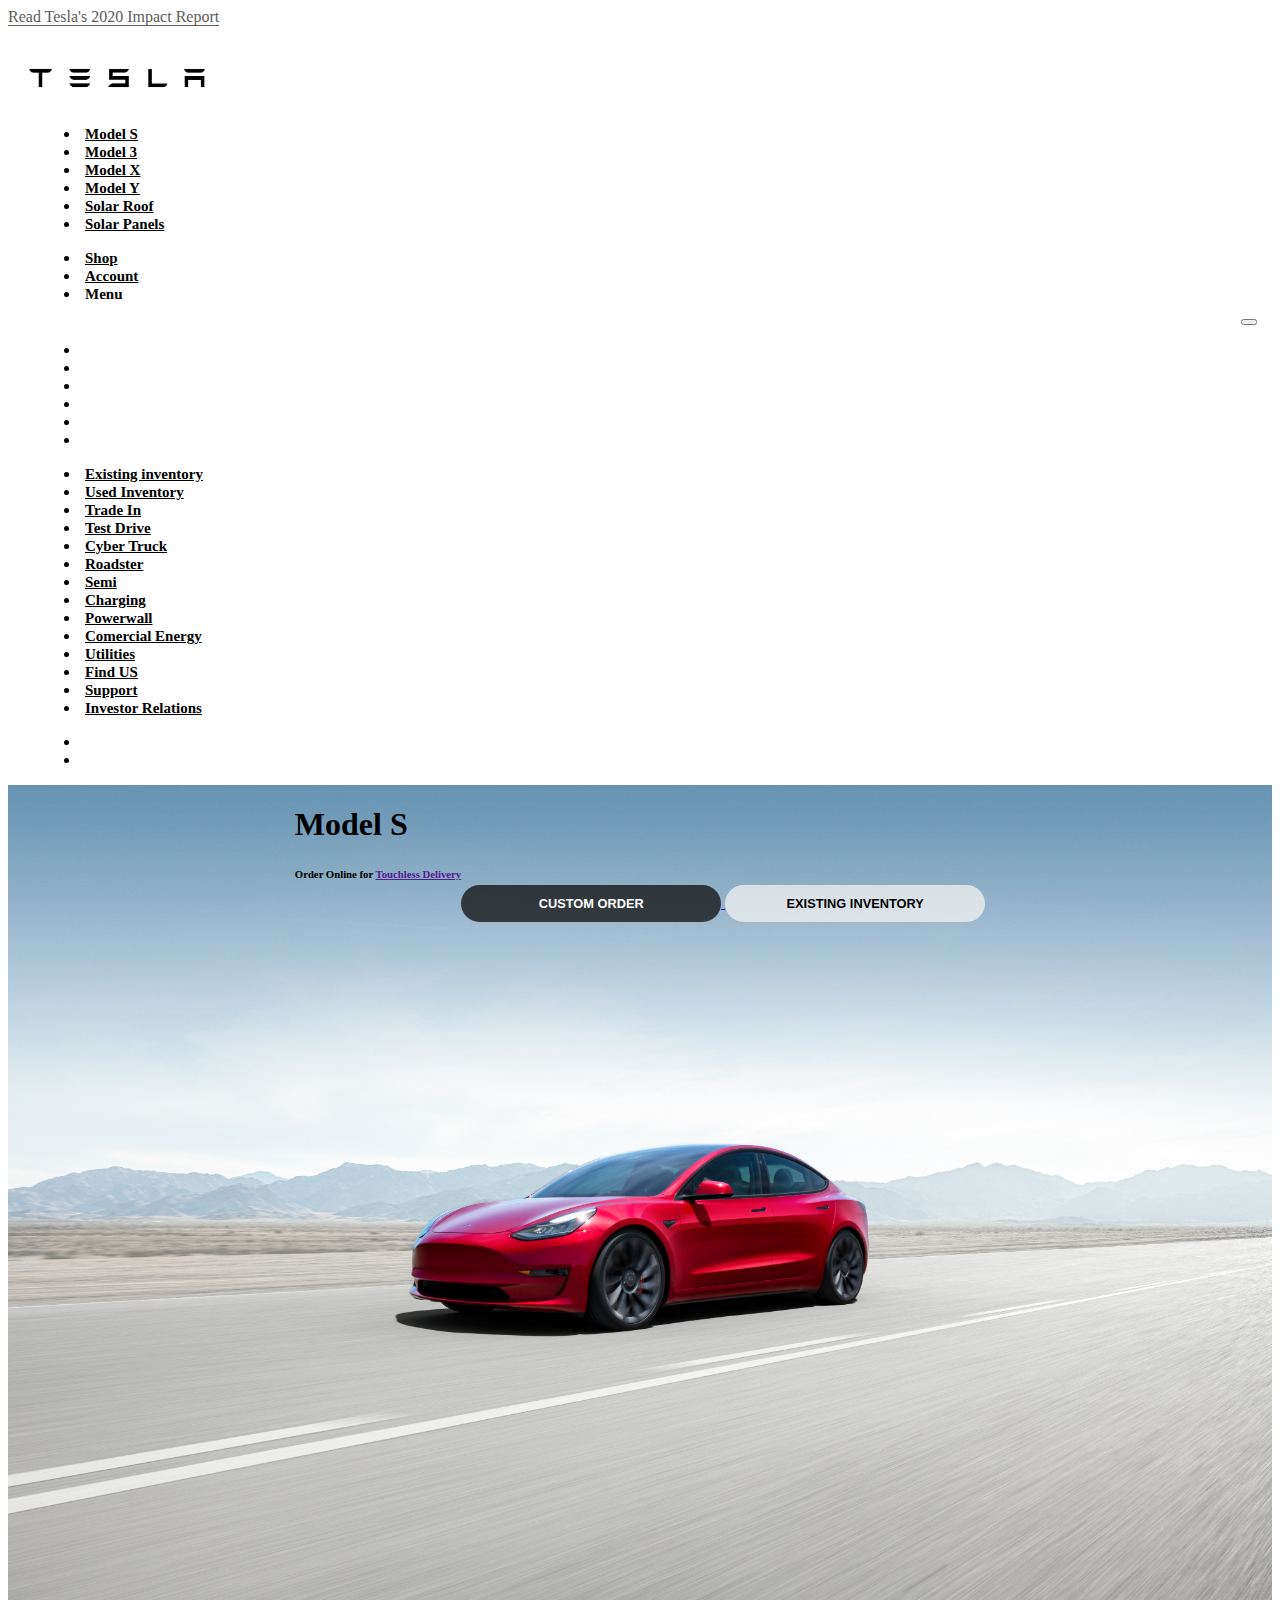
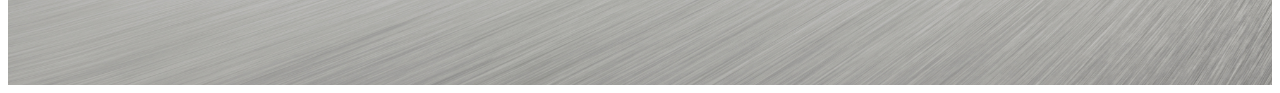
<file: index.html>
<!--
 * @Author: Targete targeter@sina.cn
 * @Date: 2023-07-12 00:06:59
 * @LastEditors: Targete targeter@sina.cn
 * @LastEditTime: 2023-07-12 00:18:20
 * @FilePath: /Clon_tesla_page/index.html
 * @Description: 这是默认设置,请设置`customMade`, 打开koroFileHeader查看配置 进行设置: https://github.com/OBKoro1/koro1FileHeader/wiki/%E9%85%8D%E7%BD%AE
-->
<!DOCTYPE html>
<html lang="en">
<head>
    <meta charset="UTF-8">
    <meta http-equiv="X-UA-Compatible" content="IE=edge">
    <meta name="viewport" content="width=device-width, initial-scale=1.0">
    <title>Tesla</title>
    <meta http-equiv="refresh" content="0; URL='../Home_page/index.html'"  >
</head>
<body>
    
</body>
</html>
</file>
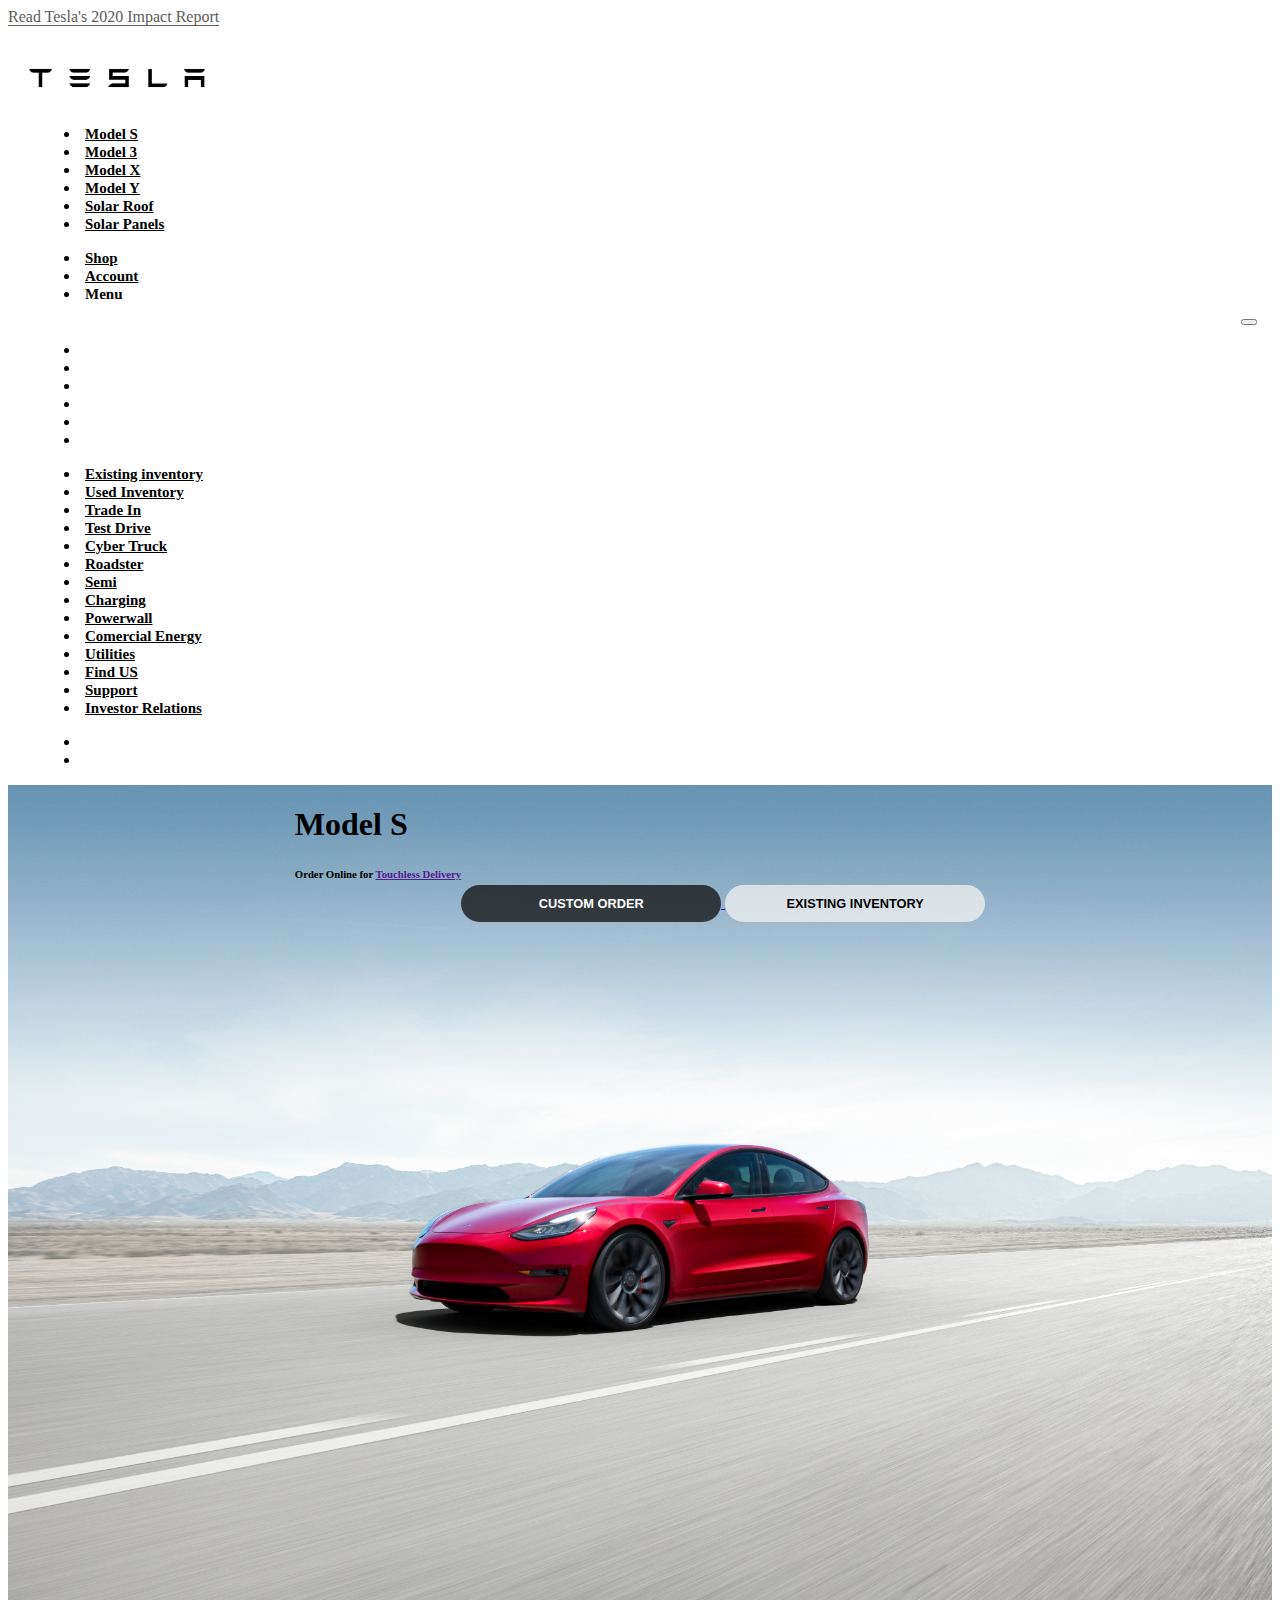
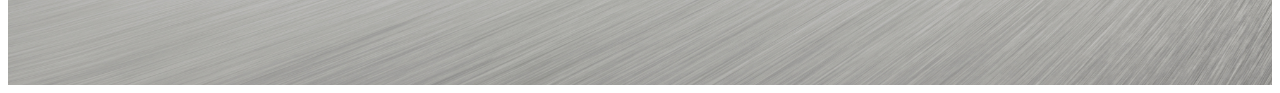
<file: Home_page/index.html>
<!DOCTYPE html>
<html lang="en">
<head>
    <meta charset="UTF-8">
    <meta http-equiv="X-UA-Compatible" content="IE=edge">
    <meta name="viewport" content="width=device-width, initial-scale=1.0">
    <link href="https://cdn.jsdelivr.net/npm/bootstrap@5.1.3/dist/css/bootstrap.min.css" rel="stylesheet" integrity="sha384-1BmE4kWBq78iYhFldvKuhfTAU6auU8tT94WrHftjDbrCEXSU1oBoqyl2QvZ6jIW3" crossorigin="anonymous">
    <link rel="stylesheet" href="css/estilo.css">
    <link  rel="icon"   href="imagenes/icon-tesla.svg" type="image/png" />
    <title>Electric Cars, Solar & Clean Energy | Tesla</title>
</head>
<body>
    <div class="fixed-top">

        <div class="m-0 text-center d-flex justify-content-center py-3 banner  bg-white">
            <a href="https://www.tesla.com/impact-report/2020">Read Tesla's 2020 Impact Report</a>
        </div>
        <!-- aca va la nav bar, sea antigua o la nueva -->
        <nav class="navbar navbar-light men mt-1 d-flex align-items-center">
          <div class="container-fluid ">
            
            <div class="w-100 d-flex justify-content-between">
              <div class="">
                <a href="" class="logoLink"><img class="logoT navbar-brand" src="imagenes/logo.png" alt=""></a>
              </div>
              <div class="menu d-flex align-items-center">
                <ul class="d-flex flex-row navbar-nav flex-grow-1 pe-3 ">
                <li class="nav-item ">
                  <a class="nav-link text-dark me-3 ml-0  my-1 hideR" href="../Model_S_Page/Index.html">Model S</a>
                </li> 
                <li class="nav-item ">
                  <a class="nav-link text-dark mx-3 my-1 hideR" href="../Modelo_3/index_model3.html">Model 3</a>
                </li>
                <li class="nav-item ">
                  <a class="nav-link text-dark mx-3 my-1 hideR" href="../Model_X_Page/index.html">Model X</a>
                </li>
                <li class="nav-item ">
                  <a class="nav-link text-dark mx-3 my-1 hideR" href="#">Model Y</a>
                </li>
                <li class="nav-item ">
                  <a class="nav-link text-dark mx-3 my-1 hideR" href="../Solar_Roof_Page/index.html">Solar Roof</a>
                </li>
                <li class="nav-item ">
                  <a class="nav-link text-dark mx-3 my-1 hideR" href="#">Solar Panels</a>
                </li>
                </ul>
              </div> 
              <div class="menu">
                <ul class="navbar-nav flex-grow-1 pe-3 flex-row">
                  <li class="nav-item opMenu">
                    <a class="nav-link text-dark mx-3 my-1 hideR" href="../Tesla_order/index.html">Shop</a>
                  </li>
                  <li class="nav-item opMenu">
                    <a class="nav-link text-dark mx-3 my-1 hideR" href="../Accounts/signin.html">Account</a>
                  </li>
                  <li class="nav-item opMenu botonMenu">
                    <a class="nav-link text-dark mx-3 my-1 " type="button" data-bs-toggle="offcanvas" data-bs-target="#offcanvasNavbar" aria-controls="offcanvasNavbar">Menu</a>
                  </li>
                </ul>  
              </div> 
            </div>
            <div class="offcanvas offcanvas-end" tabindex="-1" id="offcanvasNavbar" aria-labelledby="offcanvasNavbarLabel">
              <div class="offcanvas-header">
                <button type="button" class="btn-close text-reset botonCierre" data-bs-dismiss="offcanvas" aria-label="Close"></button>
              </div>            
              <div class="offcanvas-body menu">
                <ul class="navbar-nav flex-grow-1 pe-3 ">
                  <li class="nav-item opMenu">
                    <a class="nav-link text-dark mx-2 my-1 hideS" aria-current="page" href="#">Model S</a>
                  </li> 
                  <li class="nav-item opMenu">
                    <a class="nav-link text-dark mx-2 my-1 hideS" href="#">Model 3</a>
                  </li>
                  <li class="nav-item opMenu">
                    <a class="nav-link text-dark mx-2 my-1 hideS" href="#">Model X</a>
                  </li>
                  <li class="nav-item opMenu">
                    <a class="nav-link text-dark mx-2 my-1 hideS" href="#">Model Y</a>
                  </li>
                  <li class="nav-item opMenu">
                    <a class="nav-link text-dark mx-2 my-1 hideS" href="#">Solar Roof</a>
                  </li>
                  <li class="nav-item opMenu">
                    <a class="nav-link text-dark mx-2 my-1 hideS" href="#">Solar Panels</a>
                  </li>
                </ul>
                <ul class="navbar-nav flex-grow-1 pe-3">
                  <li class="nav-item opMenu">
                    <a class="nav-link text-dark mx-2 my-1" href="#">Existing inventory</a>
                  </li> 
                  <li class="nav-item opMenu">
                    <a class="nav-link text-dark mx-2 my-1" href="#">Used Inventory</a>
                  </li>
                  <li class="nav-item opMenu">
                    <a class="nav-link text-dark mx-2 my-1" href="#">Trade In</a>
                  </li>
                  <li class="nav-item opMenu">
                    <a class="nav-link text-dark mx-2 my-1" href="#">Test Drive</a>
                  </li>
                  <li class="nav-item opMenu">
                    <a class="nav-link text-dark mx-2 my-1" href="#">Cyber Truck</a>
                  </li>
                  <li class="nav-item opMenu">
                    <a class="nav-link text-dark mx-2 my-1" href="#">Roadster</a>
                  </li>
                  <li class="nav-item opMenu">
                    <a class="nav-link text-dark mx-2 my-1" href="#">Semi</a>
                  </li>
                  <li class="nav-item opMenu">
                    <a class="nav-link text-dark mx-2 my-1" href="#">Charging</a>
                  </li>
                  <li class="nav-item opMenu">
                    <a class="nav-link text-dark mx-2 my-1" href="#">Powerwall</a>
                  </li>
                  <li class="nav-item opMenu">
                    <a class="nav-link text-dark mx-2 my-1" href="#">Comercial Energy</a>
                  </li>
                  <li class="nav-item opMenu">
                    <a class="nav-link text-dark mx-2 my-1" href="#">Utilities</a>
                  </li>
                  <li class="nav-item opMenu">
                    <a class="nav-link text-dark mx-2 my-1" href="#">Find US</a>
                  </li>
                  <li class="nav-item opMenu">
                    <a class="nav-link text-dark mx-2 my-1" href="#">Support</a>
                  </li>
                  <li class="nav-item opMenu">
                    <a class="nav-link text-dark mx-2 my-1" href="#">Investor Relations</a>
                  </li>
                </ul>
                <div>
                  <ul class="navbar-nav flex-grow-1 pe-3">
                    <li class="nav-item opMenu">
                      <a class="nav-link text-dark mx-2 my-1 hideS" href="#">Shop</a>
                    </li>
                    <li class="nav-item opMenu">
                      <a class="nav-link text-dark mx-2 my-1 hideS" href="#">Account</a>
                    </li>
  
                  </ul>  
                </div>
              </div>
            </div>
          </div>
        </nav>
              
    </div>
    <div class="w-100 m-0 conta">
        <div class="containerImg img1 flex-column justify-content-around">
            <div class="subtitulos align-items-start">
              <h1 class="text-center">Model S</h1>
              <h6 class="text-center text-secondary">Order Online for <a href="" class="text-secondary">Touchless Delivery</a></h6>
            </div>  
            <div class="conBotones">
              <section class="w-100 d-flex flex-wrap justify-content-center">
                <a href="../Tesla_order/index.html"><button class="boton boton1 my-2 mx-3" >  CUSTOM ORDER</button> </a>
                <button class="boton boton2 my-2 mx 3">EXISTING INVENTORY</button>
              </section>
            </div>
        </div>
        <div class="containerImg img2 flex-column justify-content-around">
            <div class="subtitulos align-items-start">
              <h1 class="text-center">Model Y</h1>
              <h6 class="text-center text-secondary">Order Online for <a href="" class="text-secondary">Touchless Delivery</a></h6>
            </div>  
            <div class="conBotones">
              <section class="w-100 d-flex flex-wrap justify-content-center">
                <button class="boton boton1 my-2 mx-3">CUSTOM ORDER</button>
                <button class="boton boton2 my-2 mx 3">EXISTING INVENTORY</button>
              </section>
            </div>
        </div>
        <div class="containerImg img3 flex-column justify-content-around">
            <div class="subtitulos align-items-start">
              <h1 class="text-center">Model 3</h1>
              <h6 class="text-center text-secondary">Order Online for <a href="" class="text-secondary">Touchless Delivery</a></h6>
            </div>  
            <div class="conBotones">
              <section class="w-100 d-flex flex-wrap justify-content-center">
             <a href="../Tesla_order/Modelo_3.html">   <button class="boton boton1 my-2 mx-3">CUSTOM ORDER</button></a>
                <button class="boton boton2 my-2 mx 3">EXISTING INVENTORY</button>
              </section>
            </div>
        </div>
        <div class="containerImg img4 flex-column justify-content-around">
            <div class="subtitulos align-items-start">
              <h1 class="text-center">Model X</h1>
              <h6 class="text-center text-secondary">Order Online for <a href="" class="text-secondary">Touchless Delivery</a></h6>
            </div>  
            <div class="conBotones">
              <section class="w-100 d-flex flex-wrap justify-content-center">
                <a href="../Tesla_order/Modelo_X.html"><button class="boton boton1 my-2 mx-3">CUSTOM ORDER</button></a>
                <button class="boton boton2 my-2 mx 3">EXISTING INVENTORY</button>
              </section>
            </div>
        </div>
        <div class="containerImg img5 flex-column justify-content-around">
            <div class="subtitulos align-items-start">
              <h1 class="text-center">Solar Panels</h1>
              <h6 class="text-center text-secondary">Lowest Cost Solar Panels in America</h6>
            </div>  
            <div class="conBotones">
              <section class="w-100 d-flex flex-wrap justify-content-center">
                <button class="boton boton1 my-2 mx-3">ORDER NOW</button>
                <button class="boton boton2 my-2 mx 3">LEARN MORE</button>
              </section>
            </div>
        </div>
        <div class="containerImg img6 flex-column justify-content-around">
            <div class="subtitulos align-items-start">
              <h1 class="text-center">Solar Roof</h1>
              <h6 class="text-center text-secondary">Produce Clean Energy From Your Roof</h6>
            </div>  
            <div class="conBotones">
              <section class="w-100 d-flex flex-wrap justify-content-center">
                <button class="boton boton1 my-2 mx-3">ORDER NOW</button>
                <button class="boton boton2 my-2 mx 3">LEARN MORE</button>
              </section>
            </div>
        </div> 
        <div class="containerImg img7 flex-column justify-content-around">
            <div class="subtitulos align-items-start">
              <h1 class="text-center">Accesories</h1>
            </div>  
            <div class="conBotones">
              <section class="w-100 d-flex flex-wrap justify-content-center">
                <button class="boton boton1 my-2 mx-3">CUSTOM ORDER</button>
              </section>
            </div>
        </div> 
        <footer>
          <ul class="list-inline d-flex justify-content-center">
            <li class="list-inline-item mx-2"><a href="" class="text-secondary">Tesla © 2021</a></li>
            <li class="list-inline-item mx-2"><a href="" class="text-secondary">Privacy & Legal</a></li>
            <li class="list-inline-item mx-2"><a href="" class="text-secondary">Contact</a></li>
            <li class="list-inline-item mx-2"><a href="" class="text-secondary">Careers</a></li>
            <li class="list-inline-item mx-2"><a href="" class="text-secondary">News</a></li>
            <li class="list-inline-item mx-2"><a href="" class="text-secondary">Engage</a></li>
            <li class="list-inline-item mx-2"><a href="" class="text-secondary">Locations</a></li>
          </ul>
        </footer>
    </div>
    <script src="https://cdn.jsdelivr.net/npm/bootstrap@5.1.3/dist/js/bootstrap.bundle.min.js" integrity="sha384-ka7Sk0Gln4gmtz2MlQnikT1wXgYsOg+OMhuP+IlRH9sENBO0LRn5q+8nbTov4+1p" crossorigin="anonymous"></script>
</body>
</html>
</file>
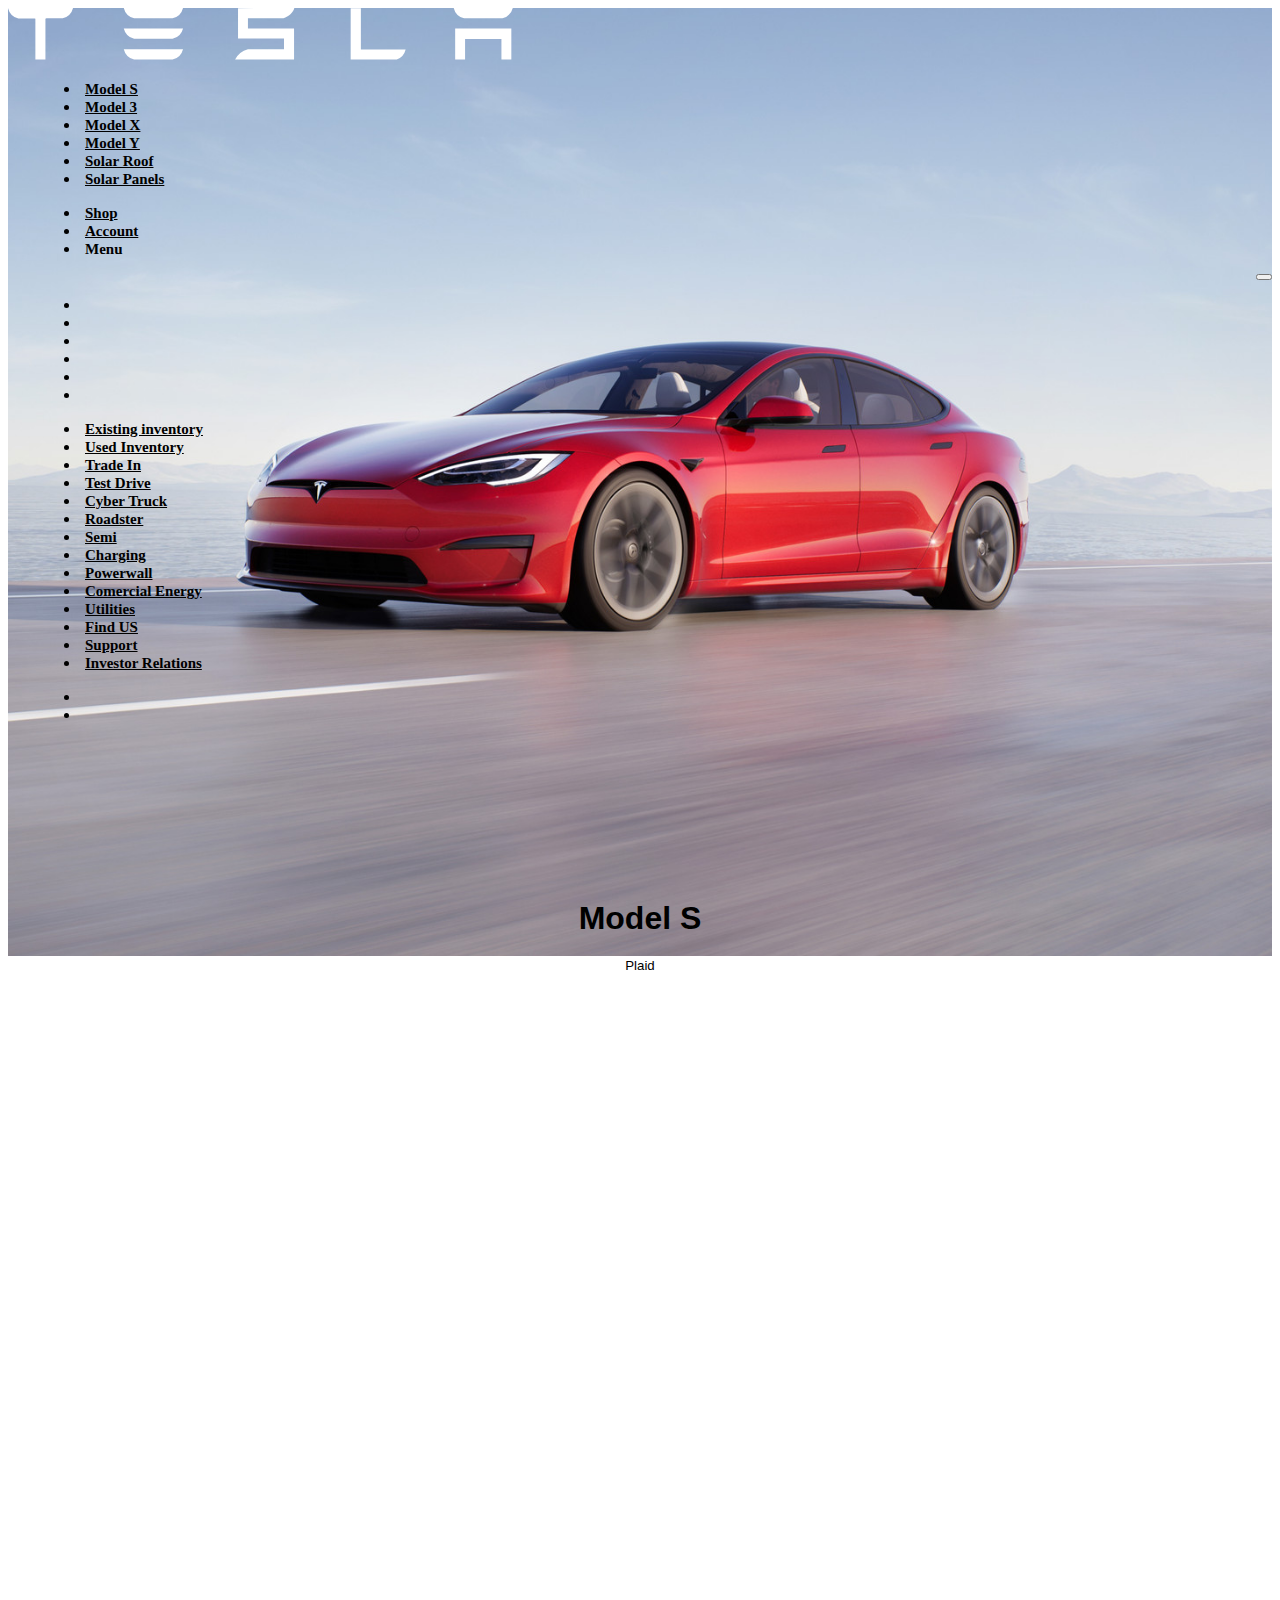
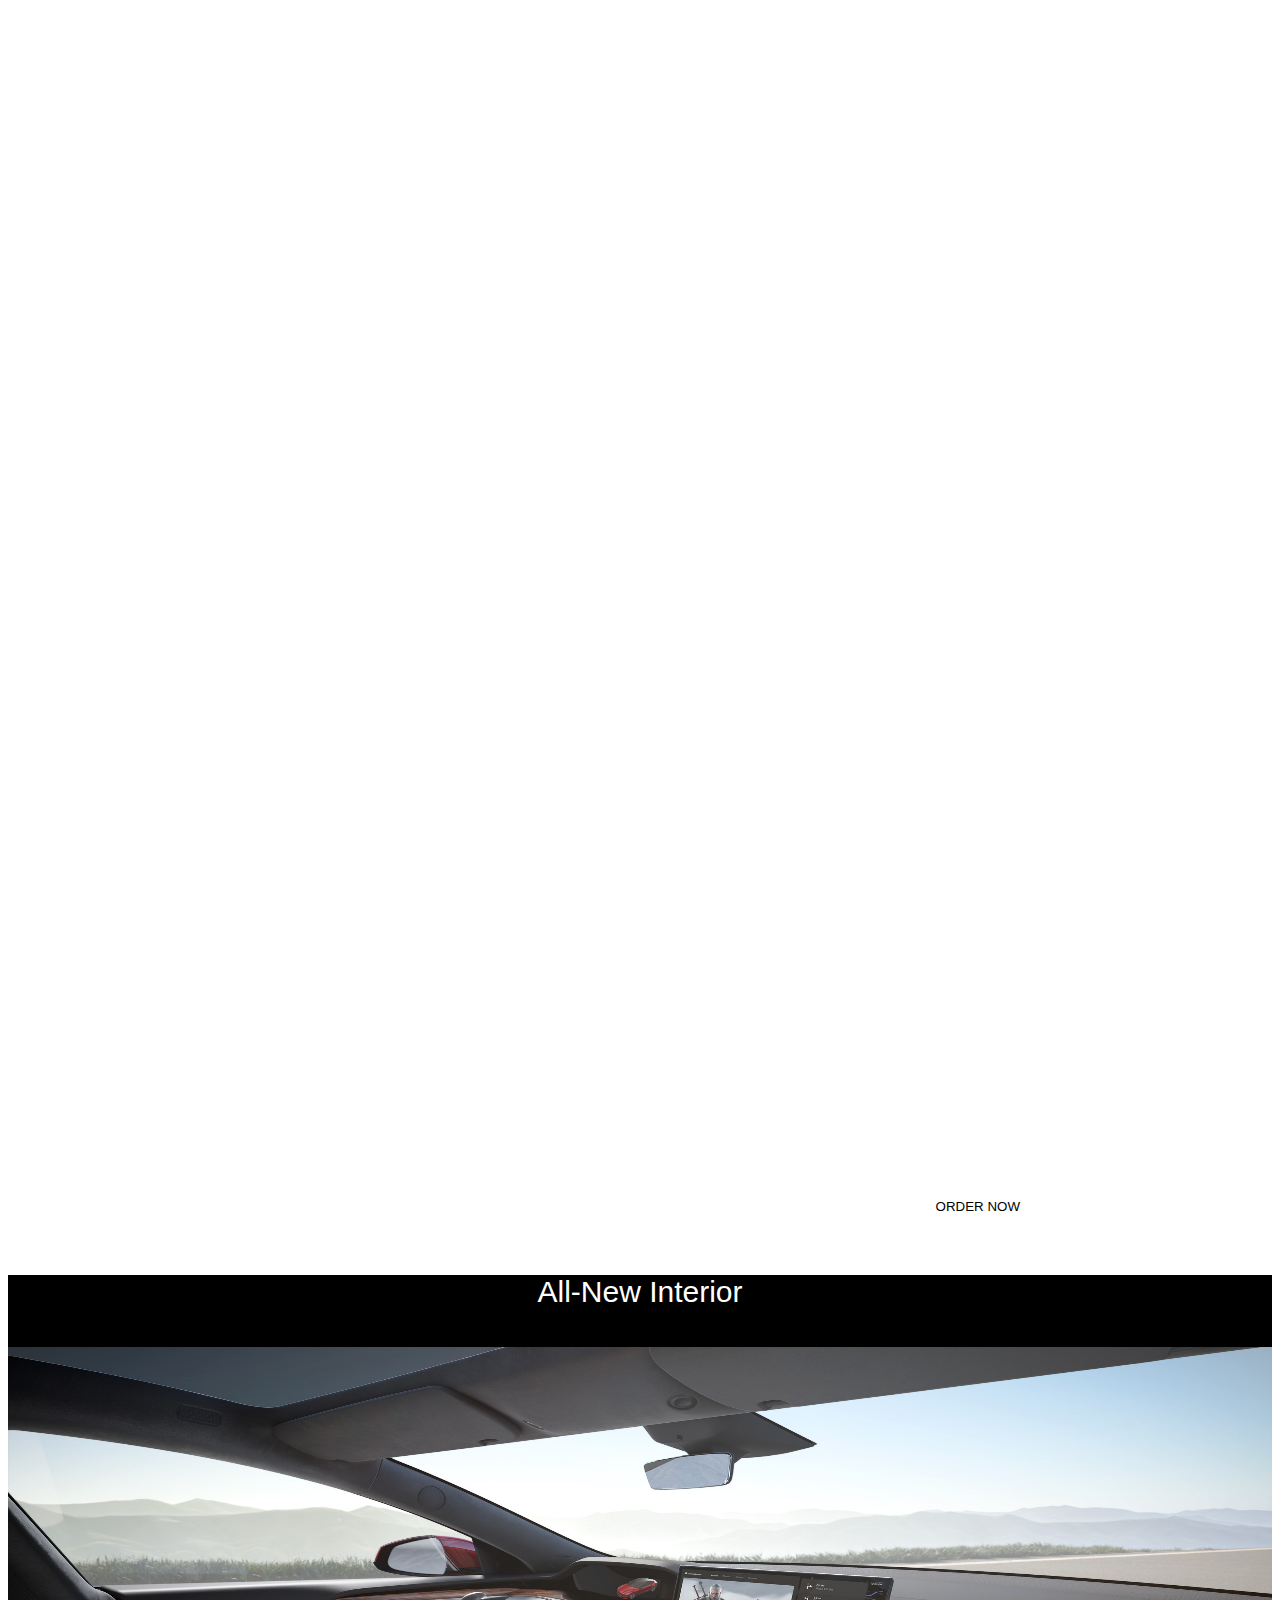
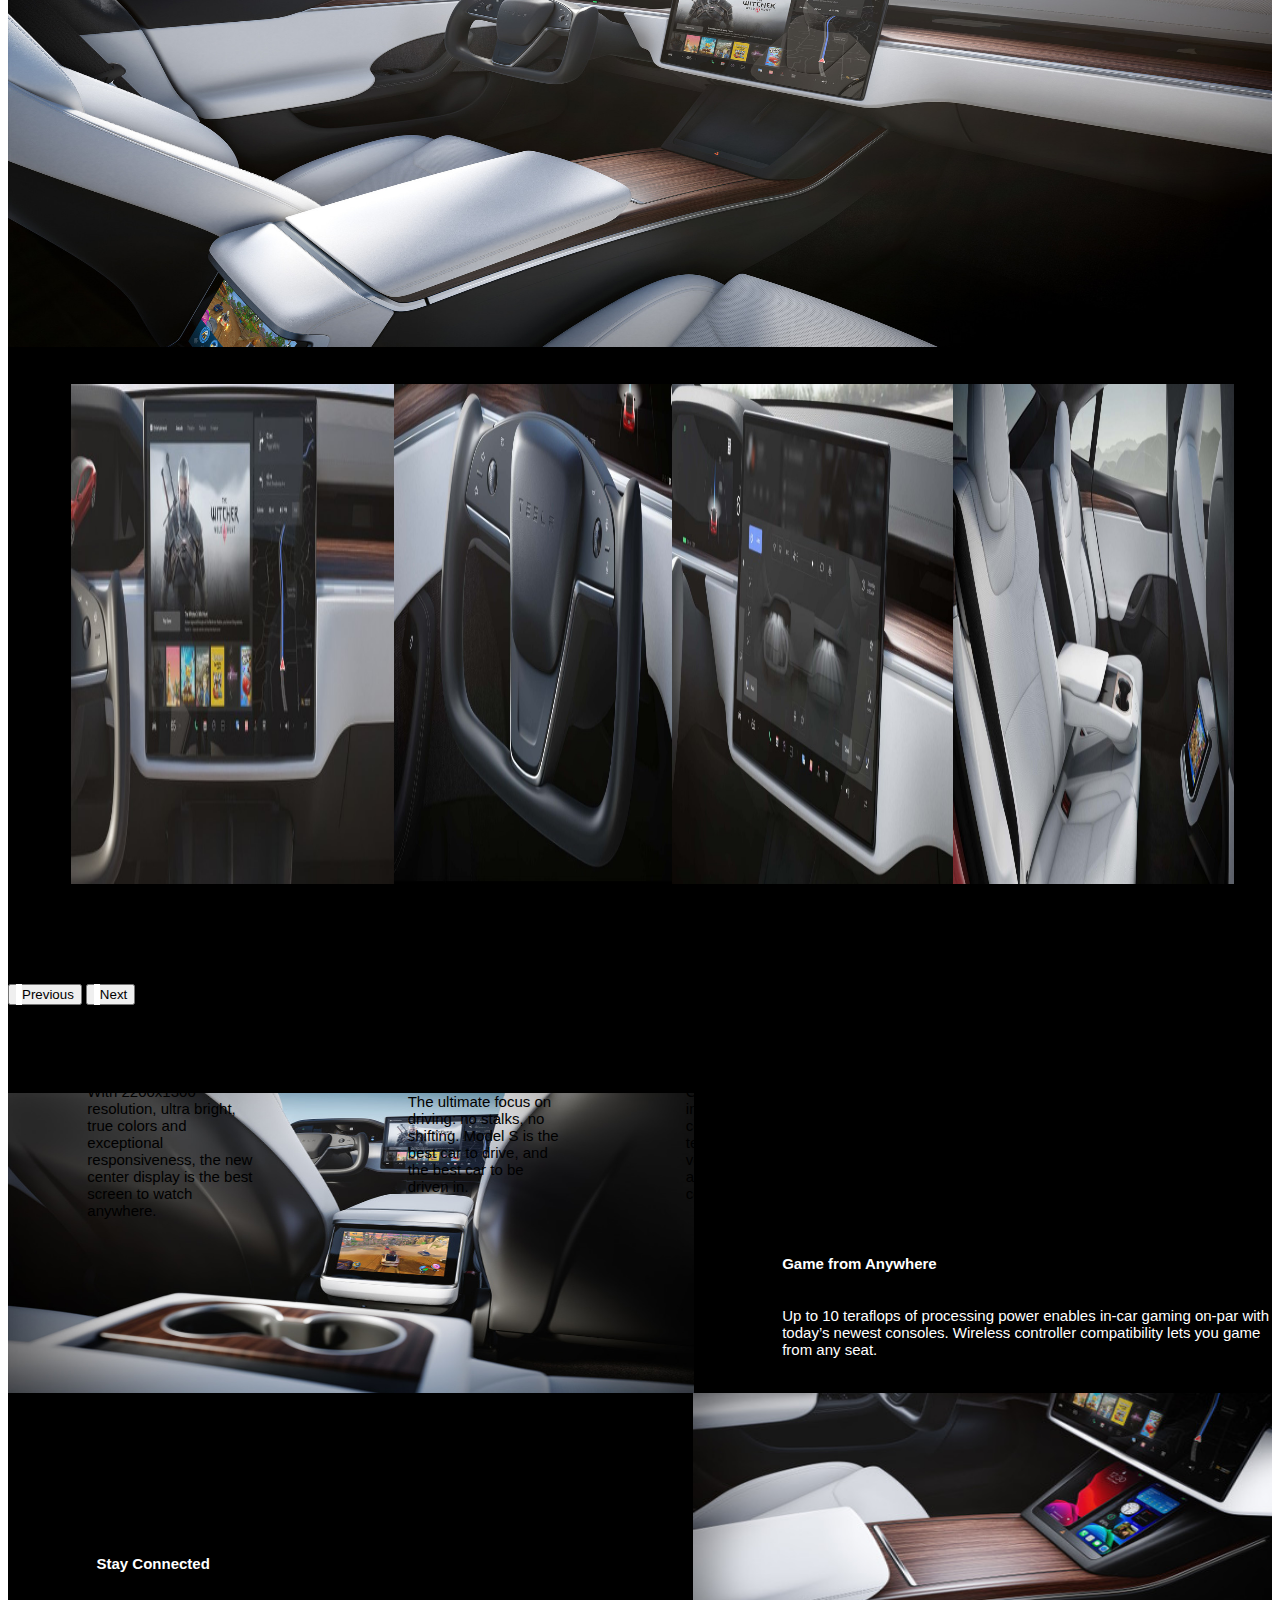
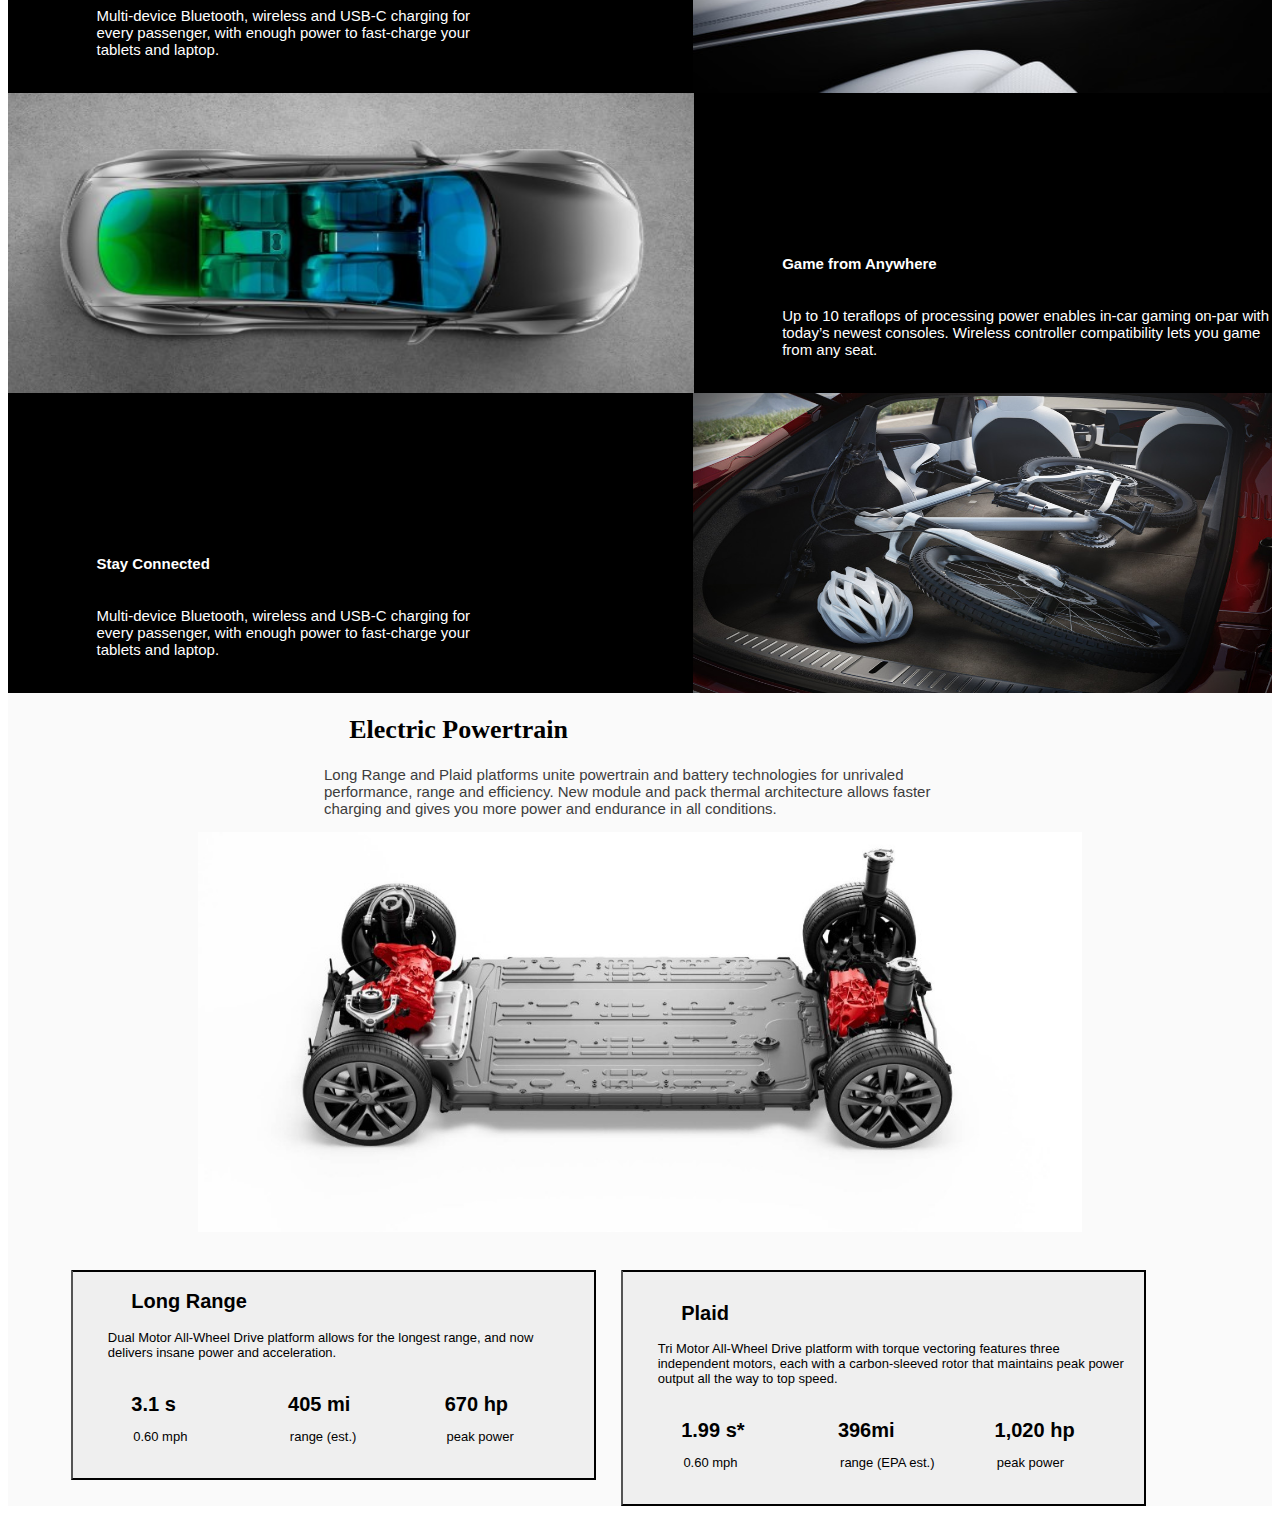
<file: Model_S_Page/Index.html>
<!doctype html>
<html lang="es">

<head>
    <meta charset="utf-8">
    <meta name="viewport" content="width=device-width, initial-scale=1">
    <link href="https://cdn.jsdelivr.net/npm/bootstrap@5.1.3/dist/css/bootstrap.min.css" rel="stylesheet"
        integrity="sha384-1BmE4kWBq78iYhFldvKuhfTAU6auU8tT94WrHftjDbrCEXSU1oBoqyl2QvZ6jIW3" crossorigin="anonymous">
    <link rel="stylesheet" href="Css/style.css">
    <link rel="shortcut icon" href="img/Tesla.png">
    <link rel="stylesheet" href="Css/estilo_nav.css">
    <title>Model S I Tesla</title>
</head>

<body class="fondo">
    <div class="seccion_1">
        <div class="fixed-top">
            <nav class="navbar navbar-light men mt-1 d-flex align-items-center">
                <div class="container-fluid ">
    
                    <div class="w-100 d-flex justify-content-between">
                        <div class="">
                            <a href="../Home_page/index.html" class="logoLink">
                                <svg class="letras-tesla" fill="#fff" viewBox="0 0 342 35" xmlns="http://www.w3.org/2000/svg">
                                    <style>.color{fill:#fff} .color2{fill:#000}</style>
                                    <path id="cambio" class="color" d="M0 .1a9.7 9.7 0 007 7h11l.5.1v27.6h6.8V7.3L26 
                                    7h11a9.8 9.8 0 007-7H0zm238.6 0h-6.8v34.8H263a9.7 9.7 0 006-6.8h-30.3V0zm-52.3 
                                    6.8c3.6-1 6.6-3.8 7.4-6.9l-38.1.1v20.6h31.1v7.2h-24.4a13.6 13.6 0 00-8.7 
                                    7h39.9v-21h-31.2v-7h24zm116.2 28h6.7v-14h24.6v14h6.7v-21h-38zM85.3 
                                    7h26a9.6 9.6 0 007.1-7H78.3a9.6 9.6 0 007 7zm0 13.8h26a9.6 9.6 0 
                                    007.1-7H78.3a9.6 9.6 0 007 7zm0 14.1h26a9.6 9.6 0 007.1-7H78.3a9.6 
                                    9.6 0 007 7zM308.5 7h26a9.6 9.6 0 007-7h-40a9.6 9.6 0 007 7z"></path>
                                </svg>
                            </a>
                        </div>
                        <div class="menu d-flex align-items-center" id="nav-bar">
                            <ul class="d-flex flex-row navbar-nav flex-grow-1 pe-3 ">
                                <li class="nav-item ">
                                    <a class="nav-link text-white me-3 ml-0  my-1 hideR" href="../Model_S_Page/Index.html">Model S</a>
                                </li>
                                <li class="nav-item ">
                                    <a class="nav-link text-white mx-3 my-1 hideR" href="../Modelo_3/index_model3.html">Model 3</a>
                                </li>
                                <li class="nav-item ">
                                    <a class="nav-link text-white mx-3 my-1 hideR" href="../Model_X_Page/index.html">Model X</a>
                                </li>
                                <li class="nav-item ">
                                    <a class="nav-link text-white mx-3 my-1 hideR" href="#">Model Y</a>
                                </li>
                                <li class="nav-item ">
                                    <a class="nav-link text-white mx-3 my-1 hideR" href="../Solar_Roof_Page/index.html">Solar Roof</a>
                                </li>
                                <li class="nav-item ">
                                    <a class="nav-link text-white mx-3 my-1 hideR" href="#">Solar Panels</a>
                                </li>
                            </ul>
                        </div>
                        <div class="menu text-white" id="nav-bar-two">
                            <ul class="navbar-nav flex-grow-1 pe-3 flex-row">
                                <li class="nav-item opMenu">
                                    <a class="nav-link text-white mx-3 my-1 hideR" href="../Accounts/signin.html">Shop</a>
                                </li>
                                <li class="nav-item opMenu">
                                    <a class="nav-link text-white mx-3 my-1 hideR" href="../Accounts/signin.html">Account</a>
                                </li>
                                <li class="nav-item opMenu botonMenu">
                                    <a class="nav-link text-white mx-3 my-1 " type="button" data-bs-toggle="offcanvas"
                                        data-bs-target="#offcanvasNavbar" aria-controls="offcanvasNavbar">Menu</a>
                                </li>
                            </ul>
                        </div>
                    </div>
                    <div class="offcanvas offcanvas-end" tabindex="-1" id="offcanvasNavbar"
                        aria-labelledby="offcanvasNavbarLabel">
                        <div class="offcanvas-header">
                            <button type="button" class="btn-close text-reset botonCierre" data-bs-dismiss="offcanvas"
                                aria-label="Close"></button>
                        </div>
                        <div class="offcanvas-body menu">
                            <ul class="navbar-nav flex-grow-1 pe-3 ">
                                <li class="nav-item opMenu">
                                    <a class="nav-link text-dark mx-2 my-1 hideS" aria-current="page" href="../Model_S_Page/Index.html">Model S</a>
                                </li>
                                <li class="nav-item opMenu">
                                    <a class="nav-link text-dark mx-2 my-1 hideS" href="../Modelo_3/index_model3.html">Model 3</a>
                                </li>
                                <li class="nav-item opMenu">
                                    <a class="nav-link text-dark mx-2 my-1 hideS" href="../Model_X_Page/index.html">Model X</a>
                                </li>
                                <li class="nav-item opMenu">
                                    <a class="nav-link text-dark mx-2 my-1 hideS" href="#">Model Y</a>
                                </li>
                                <li class="nav-item opMenu">
                                    <a class="nav-link text-dark mx-2 my-1 hideS" href="../Solar_Roof_Page/index.html">Solar Roof</a>
                                </li>
                                <li class="nav-item opMenu">
                                    <a class="nav-link text-dark mx-2 my-1 hideS" href="#">Solar Panels</a>
                                </li>
                            </ul>
                            <ul class="navbar-nav flex-grow-1 pe-3">
                                <li class="nav-item opMenu">
                                    <a class="nav-link text-dark mx-2 my-1" href="#">Existing inventory</a>
                                </li>
                                <li class="nav-item opMenu">
                                    <a class="nav-link text-dark mx-2 my-1" href="#">Used Inventory</a>
                                </li>
                                <li class="nav-item opMenu">
                                    <a class="nav-link text-dark mx-2 my-1" href="#">Trade In</a>
                                </li>
                                <li class="nav-item opMenu">
                                    <a class="nav-link text-dark mx-2 my-1" href="#">Test Drive</a>
                                </li>
                                <li class="nav-item opMenu">
                                    <a class="nav-link text-dark mx-2 my-1" href="#">Cyber Truck</a>
                                </li>
                                <li class="nav-item opMenu">
                                    <a class="nav-link text-dark mx-2 my-1" href="#">Roadster</a>
                                </li>
                                <li class="nav-item opMenu">
                                    <a class="nav-link text-dark mx-2 my-1" href="#">Semi</a>
                                </li>
                                <li class="nav-item opMenu">
                                    <a class="nav-link text-dark mx-2 my-1" href="#">Charging</a>
                                </li>
                                <li class="nav-item opMenu">
                                    <a class="nav-link text-dark mx-2 my-1" href="#">Powerwall</a>
                                </li>
                                <li class="nav-item opMenu">
                                    <a class="nav-link text-dark mx-2 my-1" href="#">Comercial Energy</a>
                                </li>
                                <li class="nav-item opMenu">
                                    <a class="nav-link text-dark mx-2 my-1" href="#">Utilities</a>
                                </li>
                                <li class="nav-item opMenu">
                                    <a class="nav-link text-dark mx-2 my-1" href="#">Find US</a>
                                </li>
                                <li class="nav-item opMenu">
                                    <a class="nav-link text-dark mx-2 my-1" href="#">Support</a>
                                </li>
                                <li class="nav-item opMenu">
                                    <a class="nav-link text-dark mx-2 my-1" href="#">Investor Relations</a>
                                </li>
                            </ul>
                            <div>
                                <ul class="navbar-nav flex-grow-1 pe-3">
                                    <li class="nav-item opMenu">
                                        <a class="nav-link text-dark mx-2 my-1 hideS" href="#">Shop</a>
                                    </li>
                                    <li class="nav-item opMenu">
                                        <a class="nav-link text-dark mx-2 my-1 hideS" href="#">Account</a>
                                    </li>
    
                                </ul>
                            </div>
                        </div>
                    </div>
                </div>
            </nav>
    
        </div>
        <div class="First_img">
            <!-- <img src="Img/FondoPrincipal.jpg" alt=""> -->
            <div class="ModelS ">
                <h1 class="Titulo fs-1 fw-bold">Model S</h1>
                <h5 class="fw-light">Plaid</h5>
            </div>
            <div class="informacion_previa">
                <p class="fs-3 pe-5  fw-bold">396 mi</p>
                <p class="fs-3 pe-5 fw-bold">1.99 s</p>
                <p class="fs-3 pe-5 fw-bold">200 mph</p>
                <p class="fs-3 pe-5  fw-bold">1,020 hp</p>
            </div>
            <a href="../Tesla_order/index.html"><button type="button" class="ordenar btn btn-outline-light fs- fw-normal">ORDER NOW</button></a>

            <div class="subinformacion_previa">
                <p class="fs-6 pe-5  fw-normal "> Range (EPA est.)</p>
                <p class="fs-6 pe-5  fw-normal">0-60 mph*</p>
                <p class="fs-6 pe-5  fw-normal">Top Speed†</p>
                <p class="fs-6 pe-3  fw-normal">Peak Power</p>
            </div>
        </div>
    </div>
    <br>
    <section class="seccion_2 pt-4">
        <div>
            <p class="Interior fw-bold">All-New Interior</p>
            <img src="Img/SegundaImagen.jpg" class="Pantalla" alt="">
        </div>
        <div id="Carrousel" class="carousel slide pt-5 " data-bs-ride="carousel">
            <div class="carousel-indicators ">
                <button type="button" data-bs-target="#Carrousel" data-bs-slide-to="0" class="active rounded"
                    aria-current="true" aria-label="Slide 1"></button>
                <button type="button" data-bs-target="#Carrousel" data-bs-slide-to="1" aria-label="Slide 2"></button>
                <button type="button" data-bs-target="#Carrousel" data-bs-slide-to="2" aria-label="Slide 3"></button>
                <button type="button" data-bs-target="#Carrousel" data-bs-slide-to="3" aria-label="Slide 4"></button>
            </div>
            <div class="carousel-inner Carrousel">
                <div class="carousel-item active">
                    <img src="Img/Carrousel1.jpg" class="d-block" alt="...">
                    <div class="carousel-caption d-md-block">
                        <h5 class="fs-4 fw-bold">17” Cinematic Display</h5>
                        <p class="pt-2">With 2200x1300 resolution, ultra bright, true colors and exceptional
                            responsiveness, the new center display is the best screen to watch anywhere.</p>
                    </div>
                </div>
                <div class="carousel-item">
                    <img src="Img/Carrousel2.jpg" class="d-block" alt="...">
                    <div class="carousel-caption  Focus d-md-block">
                        <h5 class="fs-4 fw-bold ">Focus on Driving</h5>
                        <p class="pt-2 ">The ultimate focus on driving: no stalks, no shifting. Model S is the best car
                            to drive, and the best car to be driven in.</p>
                    </div>
                </div>
                <div class="carousel-item">
                    <img src="Img/Carrousel3.jpg" class="d-block" alt="...">
                    <div class="carousel-caption  d-md-block">
                        <h5 class="fs-4 fw-bold">Perfect Environment</h5>
                        <p class="pt-2">Clean, powerful yet invisible cabin conditioning. Tri-zone temperature controls,
                            ventilated front seats and HEPA filtration come standard.</p>
                    </div>
                </div>
                <div class="carousel-item">
                    <img src="Img/Carrousel4.jpg" class="d-block" alt="...">
                    <div class="carousel-caption  d-md-block">
                        <h5 class="fs-4 fw-bold">Redesigned Second Row</h5>
                        <p class="pt-2">Seating for three adults, with extra legroom, headroom and a stowable armrest
                            with integrated storage and wireless charging.</p>
                    </div>
                </div>
            </div>
            <button class="carousel-control-prev" type="button" data-bs-target="#Carrousel" data-bs-slide="prev">
                <span class="carousel-control-prev-icon"></span>
                <span class="visually-hidden">Previous</span>
            </button>
            <button class="carousel-control-next" type="button" data-bs-target="#Carrousel" data-bs-slide="next">
                <span class="carousel-control-next-icon"></span>
                <span class="visually-hidden">Next</span>
            </button>
        </div>
        <div class=container>
            <img src="Img/Info1.jpg" class="info1" alt="">
            <div class="Textos">
                <h6 class="texto1 fw-bold">Game from Anywhere </h6>
                <p> Up to 10 teraflops of processing power enables in-car gaming on-par with today’s newest consoles.
                    Wireless controller compatibility lets you game from any seat. </p>
            </div>
        </div>
        <div class="segundo">
            <div class=container>
                <div class="Textos">
                    <h6 class="texto1 fw-bold">Stay Connected </h6>
                    <p> Multi-device Bluetooth, wireless and USB-C charging for every passenger, with enough power to
                        fast-charge your tablets and laptop. </p>
                </div>
                <img src="Img/Info2.jpg" class="info1" alt="">
            </div>
        </div>
        <div class="tercero">
            <div class=container>
                <img src="Img/Info3.jpg" class="info1" alt="">
                <div class="Textos">
                    <h6 class="texto1 fw-bold">Game from Anywhere </h6>
                    <p> Up to 10 teraflops of processing power enables in-car gaming on-par with today’s newest
                        consoles.
                        Wireless controller compatibility lets you game from any seat. </p>
                </div>
            </div>
        </div>

        <div class="cuarto">
            <div class=container>
                <div class="Textos">
                    <h6 class="texto1 fw-bold">Stay Connected </h6>
                    <p> Multi-device Bluetooth, wireless and USB-C charging for every passenger, with enough power to
                        fast-charge your tablets and laptop. </p>
                </div>
                <img src="Img/Info4.jpg" class="info1" alt="">
            </div>
        </div>

    </section>

    <section class="seccion_3">
        <div>
            <h2 class="Electric mt-4">Electric Powertrain</h2>
            <p class="Long"> Long Range and Plaid platforms unite powertrain and battery technologies for unrivaled
                performance, range and efficiency. New module and pack thermal architecture allows faster charging and
                gives you more power and endurance in all conditions.</p>
            <img src="Img/Motor1.jpg" class="Motor1" id="Primera_img" alt="">

            <div class="motores">
                <button type="button" class="Primer_motor" id="Primera_img">
                    <h2> Long Range</h2>
                    <p> Dual Motor All-Wheel Drive platform allows for the longest range, and now delivers insane power
                        and acceleration.</p>
                        <div class="Container-motores">
                    <h3>3.1 s <p>0.60 mph</p>
                    </h3>
                    <h3>405 mi <p>range (est.)</p>
                    </h3>
                    <h3>670 hp <p>peak power</p>
                    </h3>
                </div>
                </button>
            <button type="button" class="Segundo_motor" id="Segunda_img" >
                <h2> Plaid</h2>
                <p> Tri Motor All-Wheel Drive platform with torque vectoring features three independent motors, each
                    with a carbon-sleeved rotor that maintains peak power output all the way to top speed.</p>
                    <div class="Container-motores_2">
                <h3>1.99 s* <p>0.60 mph</p>
                </h3>
                <h3>396mi <p>range (EPA est.)</p>
                </h3>
                <h3>1,020 hp <p>peak power</p>
                </h3>
            </div>
            </button>
        </div>


        </div>
    </section>
    <script src="https://cdn.jsdelivr.net/npm/bootstrap@5.1.3/dist/js/bootstrap.bundle.min.js"
        integrity="sha384-ka7Sk0Gln4gmtz2MlQnikT1wXgYsOg+OMhuP+IlRH9sENBO0LRn5q+8nbTov4+1p"
        crossorigin="anonymous"></script>
</body>

</html>
</file>
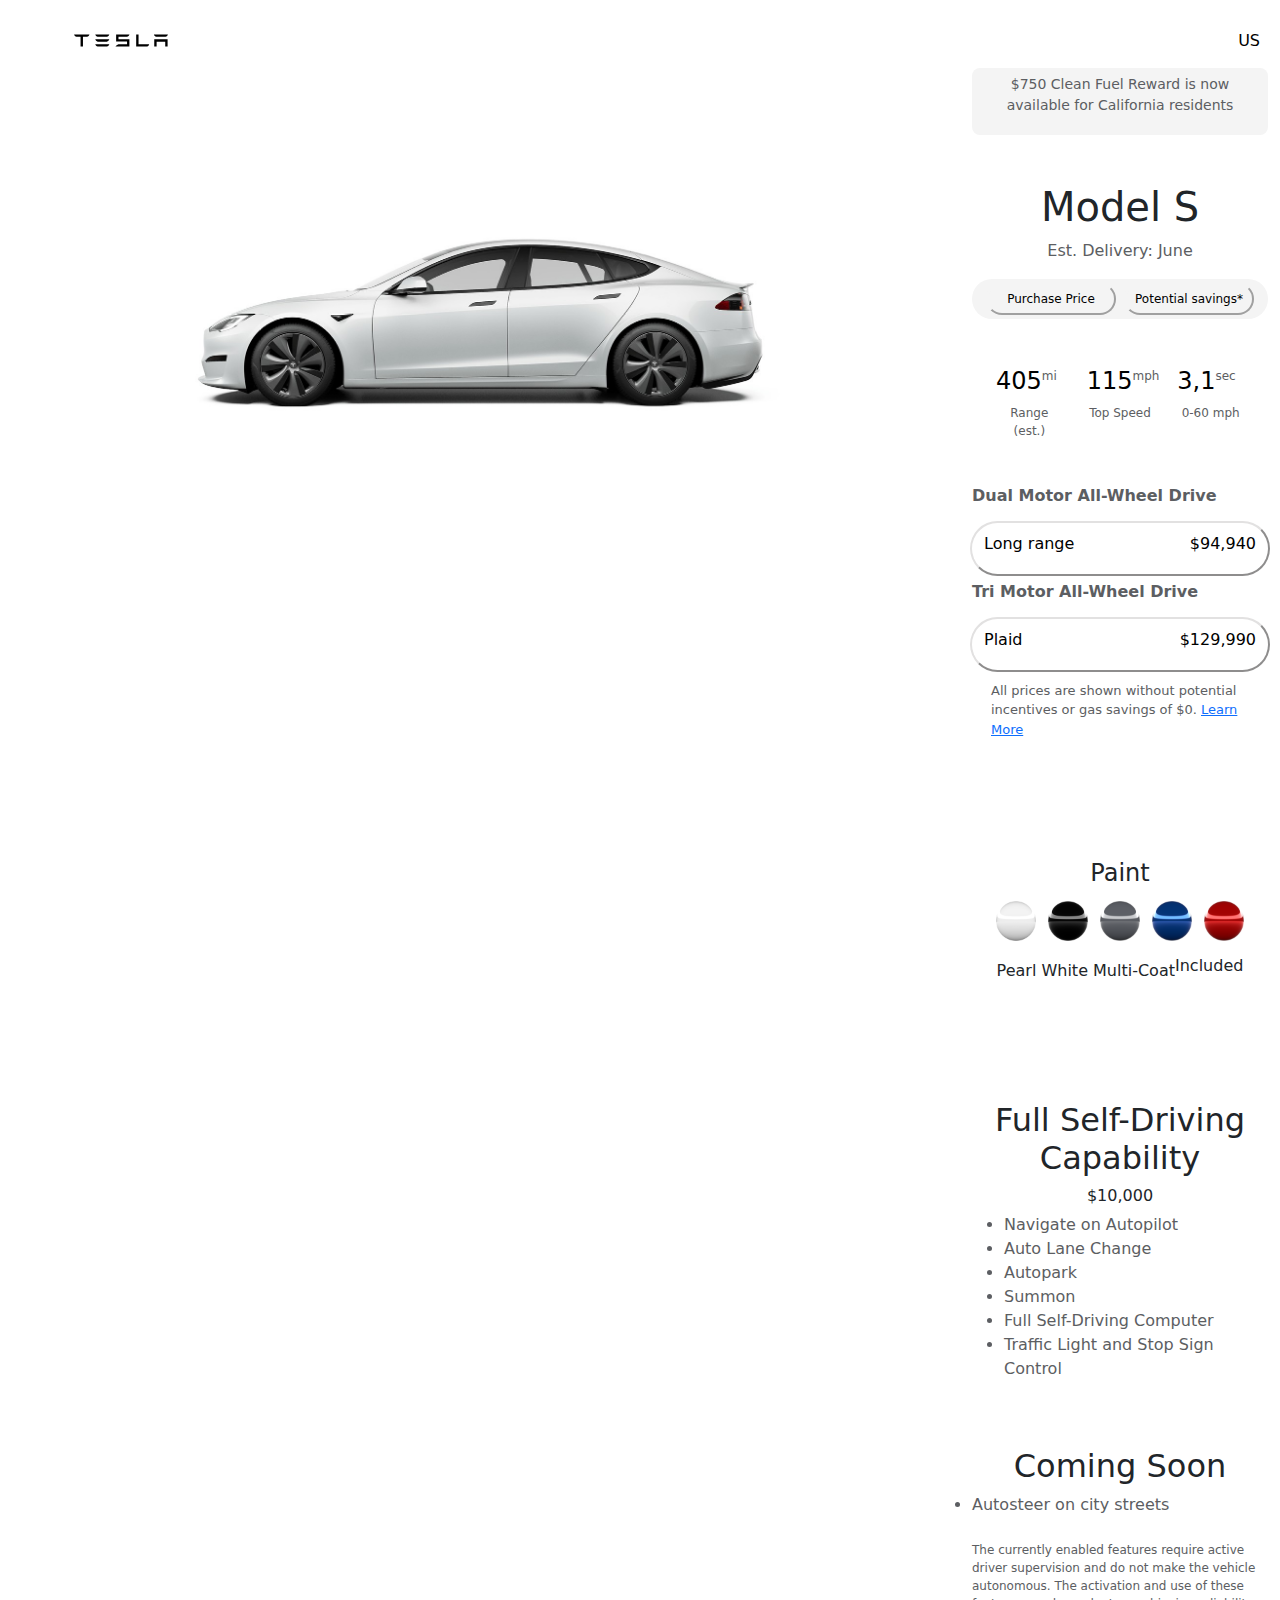
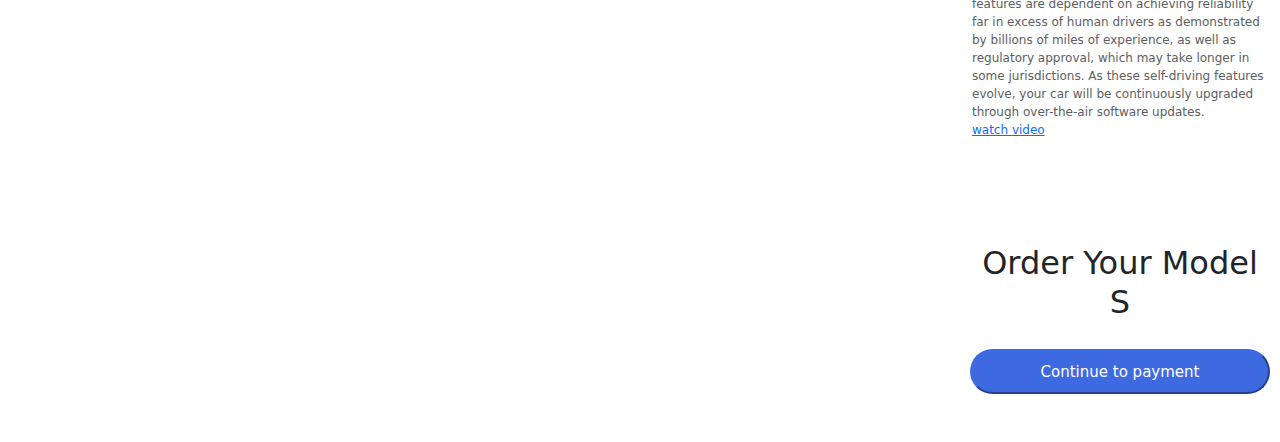
<file: Tesla_order/index.html>
<!DOCTYPE html>
<html lang="en">

<head>
    <meta charset="UTF-8">
    <meta http-equiv="X-UA-Compatible" content="IE=edge">
    <meta name="viewport" content="width=device-width, initial-scale=1.0">
    <link rel="stylesheet" href="css/bt/bootstrap.min.css">
    <link rel="stylesheet" href="https://cdnjs.cloudflare.com/ajax/libs/font-awesome/6.0.0-beta2/css/all.min.css"
        integrity="sha512-YWzhKL2whUzgiheMoBFwW8CKV4qpHQAEuvilg9FAn5VJUDwKZZxkJNuGM4XkWuk94WCrrwslk8yWNGmY1EduTA=="
        crossorigin="anonymous" referrerpolicy="no-referrer" />
    <link rel="stylesheet" href="css/style.css">
    <title>TESLA</title>
</head>

<body>

    <nav class="navbar  container-fluid ">
        <div class="container-fluid fixed-top bg-white cont_navbar " >
            <a class=" size-logo d-flex align-items-start align-content-center" href="../Home_page/index.html">
                <img src="img/logo-tesla.svg" class="" alt="">
            </a>

    
            <div class=" d-flex">
                <button type="button" class=" align-content-center tds-site-nav-item tds-text--500 tds-locale-selector-trigger boton_idioma">
                    <i class="fas fa-globe 2x"></i>
                    </svg><span class="tds-site-nav-item-text">US</span>
                </button>
            </div>
        </div>
    </nav>


    <div class="container-fluid contenedor_general ">

        <div class="row">

            <div class="col-9 " id="contenedor_carousel">
                <!--  carousel  -->

                
            </div>


            <div class="col-3 ">

                <div class="mensaje  ">
                    <div class="d-flex align-items-center">
                        <i class="fas fa-info-circle 2x"></i>
                        <p>$750 Clean Fuel Reward is now available for California residents</p>
                    </div>
                </div>

                <div class="modelo d-flex align-items-center flex-column mt-5">
                    <!-- modelo-->
                    <h1> Model S</h1>
                    <div id="fecha_entrega">
                        
                    </div>
                    
                </div>
                <div class="cont_botones d-flex align-items-center justify-content-center">
                    <div class="d-flex flex-row botones">
                        <!-- botones-->
                        <button type="button" onclick="info_motor0()">Purchase Price</button>
                        <button type="button" onclick="info_motor1()">Potential savings*</button>
                    </div>
                </div>
                <div class="container mt-5 cont_medicion">
                    <div class="row">
                        <div class="col-4 d-flex flex-row">
                            <!-- 405-->
                            <h5 id="num_millas"></h5>
                            <p> mi</p>
                        </div>

                        <div class="col-4 d-flex flex-row">
                            <!-- 155-->
                            <h5 id="num_mph"></h5>
                            <p> mph</p>
                        </div>

                        <div class="col-4 d-flex flex-row">
                            <!-- 3,1-->
                            <h5 id="num_sec"></h5>
                            <p> sec</p>
                        </div>

                        <div class="col-4">
                            <p>Range (est.)</p>
                        </div>

                        <div class="col-4 ">
                            <p>Top Speed</p>
                        </div>

                        <div class="col-4 ">
                            <p>0-60 mph</p>
                        </div>
                    </div>
                </div>



                <div class=" mt-4 d-flex flex-column align-items-center row wrap cont_motor">
                    <!-- traccion-->
                    <p> <strong>Dual Motor All-Wheel Drive</strong></p>
                    <button onclick="info_vel_0()">
                        <span class="d-flex flex-row">
                            <p> Long range </p>
                            <p id="id_range"> </p>
                        </span>

                    </button>
                    <!-- de largo alcance-->
                    <p><strong>Tri Motor All-Wheel Drive</strong></p>
                    <button onclick="info_vel_1()">
                        <span class="d-flex flex-row">
                            <p> Plaid </p>
                            <p id="id_plaid"> </p>
                        </span>

                    </button>
                    <!-- tartan-->
                </div>
                <div class="mensaje2"  id="mensaje_2">
                    
                </div>

                <div class="mensaje3" id='idmensaje3'>
                    <!-- descripcion-->

                </div>

                <div class="  d-flex  justify-content-center align-content-center mt-5">
                    <h4>Paint </h4>
                </div>
                <div class="d-flex flex-row align-items-center justify-content-center pintura">

                    <img src="img/Paint_White.png" onclick="color_carro('Model_S_blanco')" alt="">

                    <img src="img/Paint_Black.png" onclick="color_carro('Model_S_negro')" alt="">

                    <img src="img/Paint_gray.png" onclick="color_carro('Model_S_gris')" alt="">

                    <img src="img/Paint_Blue.png" onclick="color_carro('Model_S_azul')" alt="">

                    <img src="img/Paint_Red.png" onclick="color_carro('Model_S_rojo')" alt="">
                </div>
                <!--Precio Color-->
                <div class="d-flex flex-row justify-content-center  align-items-center mt-2" id="precio_color">
                  
                </div>

                <!-- -->
                <div class=" listas">
                    <h2>Full Self-Driving Capability</h2>
                    <h6>$10,000</h6>

                    <ol>
                        <li> Navigate on Autopilot </li>
                        <li>Auto Lane Change</li>
                        <li>Autopark</li>
                        <li>Summon</li>
                        <li>Full Self-Driving Computer </li>
                        <li>Traffic Light and Stop Sign Control</li>
                    </ol>

                    <h2>Coming Soon</h2>
                    <lo>
                        <li>Autosteer on city streets</li>
                    </lo> 
                    <br>
                    <p>The currently enabled features require active driver supervision and do not make 
                        the vehicle autonomous. The activation and use of these features are dependent
                         on achieving reliability far in excess of human drivers as demonstrated by billions
                          of miles of experience, as well as regulatory approval, which may take longer in 
                          some jurisdictions. As these self-driving features evolve, your car will be 
                          continuously upgraded through over-the-air software updates.
                          <br>
                          <a href="img/autopark.mp4">
                            watch video
                        </a>
                    </p>
                     <div class="d-flex  flex-column justify-content-center  align-items-center mt-5 mb-5 ordenar">
                        <h2>Order Your Model S</h2>
                        <a href="../Accounts/signin.html">
                            <button type="button"><span>Continue to payment</span></button>
                        </a>
                    </div>
                    
       
                </div>


            

            </div>

        </div>
    </div>



    <script src="js/bt/bootstrap.min.js"></script>
    <script src="js/made.js"></script>
</body>

</html>
</file>
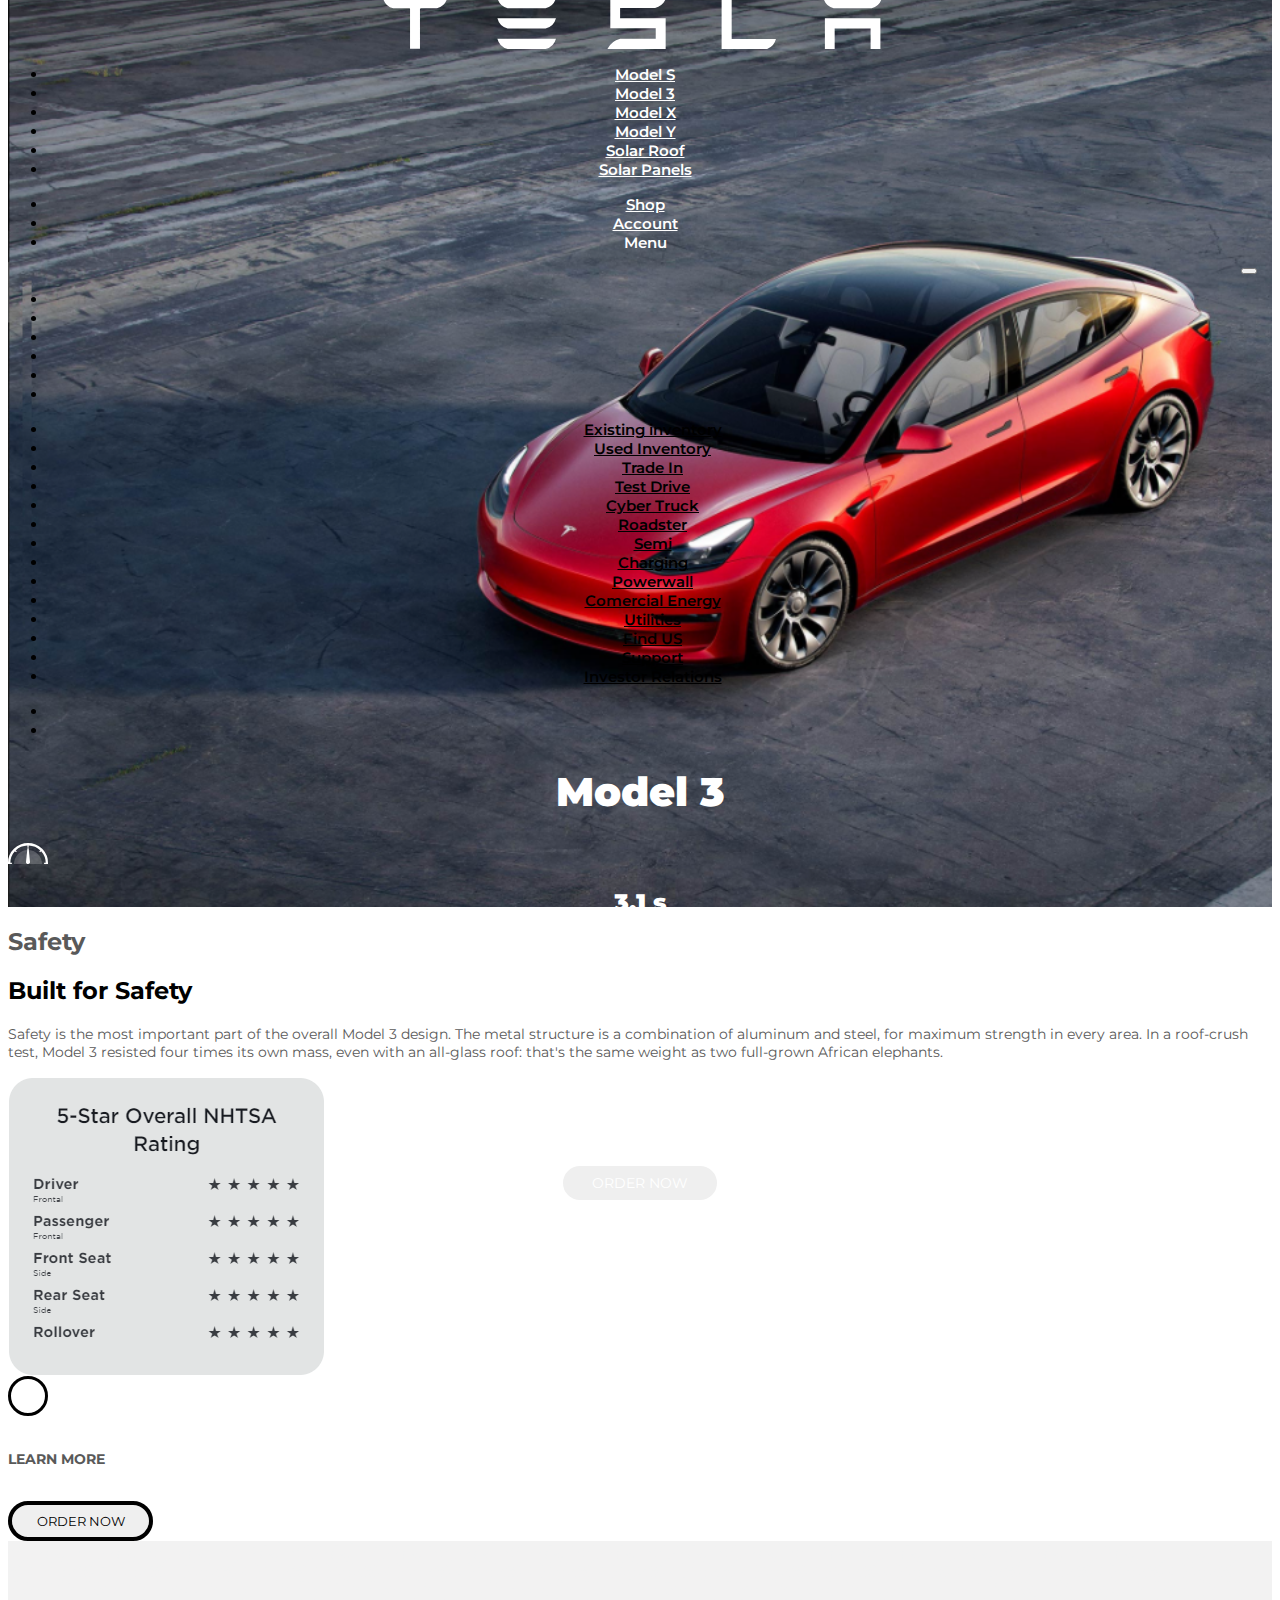
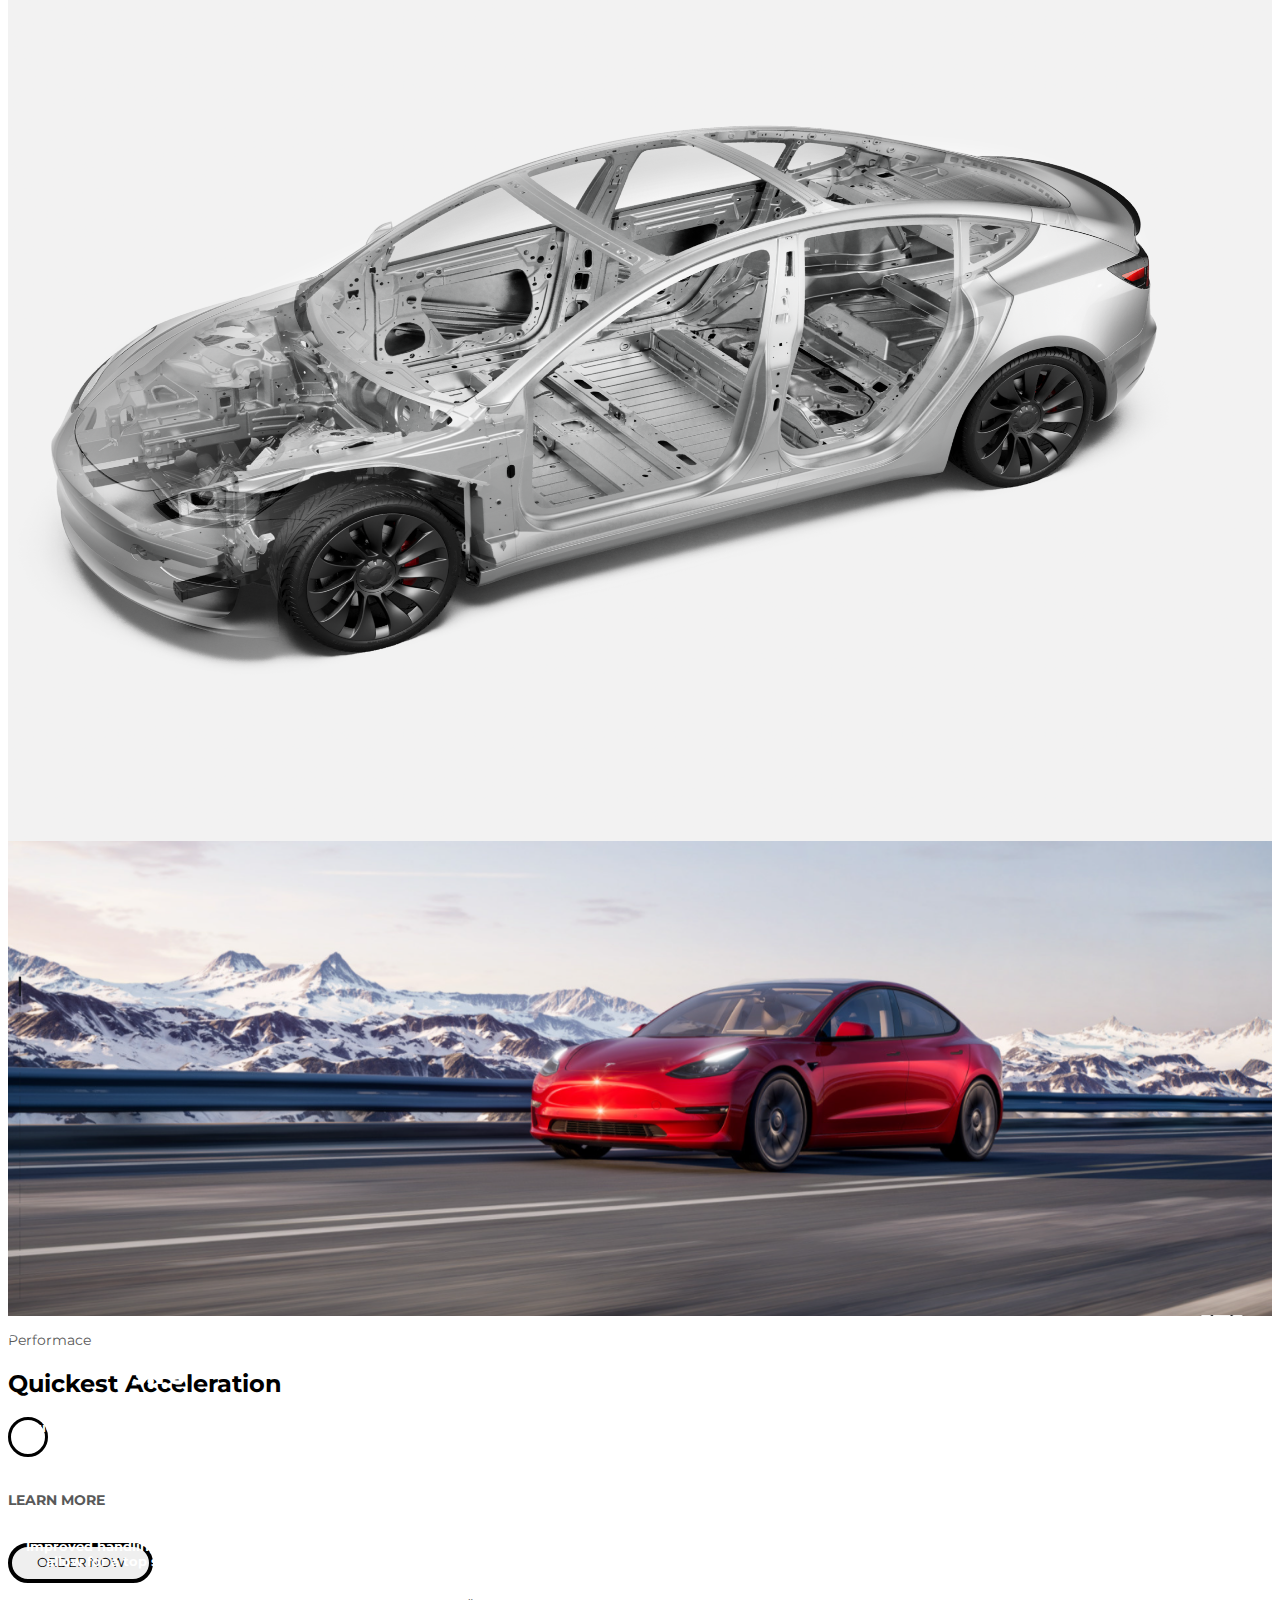
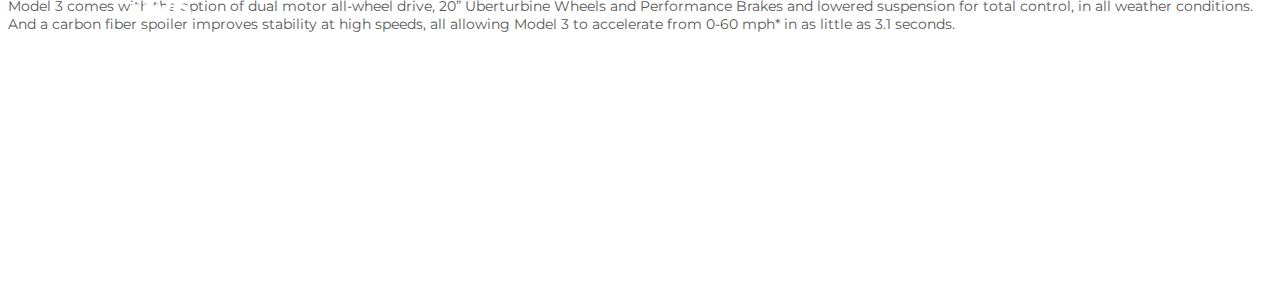
<file: Modelo_3/index_model3.html>
<!DOCTYPE html>
<html lang="en">

<head>
    <meta charset="UTF-8">
    <meta http-equiv="X-UA-Compatible" content="IE=edge">
    <meta name="viewport" content="width=device-width, initial-scale=1.0">
    <title>Model 3 | Tesla</title>
    <link rel="stylesheet" href="https://cdnjs.cloudflare.com/ajax/libs/font-awesome/6.0.0-beta2/css/all.min.css"
        integrity="sha512-YWzhKL2whUzgiheMoBFwW8CKV4qpHQAEuvilg9FAn5VJUDwKZZxkJNuGM4XkWuk94WCrrwslk8yWNGmY1EduTA=="
        crossorigin="anonymous" referrerpolicy="no-referrer" />
    <link href="https://cdn.jsdelivr.net/npm/bootstrap@5.1.3/dist/css/bootstrap.min.css" rel="stylesheet"
        integrity="sha384-1BmE4kWBq78iYhFldvKuhfTAU6auU8tT94WrHftjDbrCEXSU1oBoqyl2QvZ6jIW3" crossorigin="anonymous">
    <link rel="stylesheet" href="css/estilos_tesla.css">
    <link rel="stylesheet" href="css/estilo_tesla_2.css">
    <style>
        .tcl-speedometer__dial {
            height: 25px;
            -webkit-margin-end: 4px;
            margin-inline-end: 4px;
            overflow: hidden;
            position: relative;
            width: 40px;
        }

        img,
        svg {
            vertical-align: middle;
        }

        .tcl-speedometer__inner-circle-wrapper {
            height: 21px;
            width: 40px;
            bottom: 4px;
            inset-inline-start: 0;
            overflow: hidden;
            position: absolute;
        }

        .tcl-speedometer__inner-circle {
            bottom: 0;
            inset-inline-start: calc(50% - 14px);
            max-width: 28px;
            opacity: .2;
            position: absolute;
        }

        .tcl-speedometer__needle {
            bottom: 4px;
            inset-inline-start: calc(50% - 2px);
            max-width: 4px;
            position: absolute;
            z-index: 2;
        }
    </style>

</head>

<body>




    <div class="imagen-1 ">

        <nav class="navbar navbar-light men  d-flex align-items-center">
            <div class="container-fluid mt-3">

                <div class="w-100 d-flex justify-content-between">
                    <div class="ms-1 mt-2">
                        <!-- <a href="" class="logoLink"><img class="logoT navbar-brand" src="img/logo.png" alt=""></a> -->
                        <a href="../Home_page/index.html">
                            <svg class="letras-tesla" fill="#fff" viewBox="0 0 342 35" xmlns="http://www.w3.org/2000/svg%22%3E">
                                <path d=" M0 .1a9.7 9.7 0 007 7h11l.5.1v27.6h6.8V7.3L26 7h11a9.8 9.8 0 007-7H0zm238.6
                                0h-6.8v34.8H263a9.7 9.7 0 006-6.8h-30.3V0zm-52.3 6.8c3.6-1 6.6-3.8
                                7.4-6.9l-38.1.1v20.6h31.1v7.2h-24.4a13.6 13.6 0 00-8.7 7h39.9v-21h-31.2v-7h24zm116.2
                                28h6.7v-14h24.6v14h6.7v-21h-38zM85.3 7h26a9.6 9.6 0 007.1-7H78.3a9.6 9.6 0 007 7zm0
                                13.8h26a9.6 9.6 0 007.1-7H78.3a9.6 9.6 0 007 7zm0 14.1h26a9.6 9.6 0 007.1-7H78.3a9.6 9.6 0
                                007 7zM308.5 7h26a9.6 9.6 0 007-7h-40a9.6 9.6 0 007 7z"></path>
                            </svg>
                        </a>
                    </div>
                    <div class="menu d-flex align-items-center ms-5">
                        <ul class="d-flex flex-row navbar-nav flex-grow-1">
                            <li class="nav-item ">
                                <a class="nav-link text-white  mx-3 ml-0  my-1  hideR" href="../Model_S_Page/Index.html">Model S</a>
                            </li>
                            <li class="nav-item ">
                                <a class="nav-link text-white  mx-3 my-1 hideR" href="../Modelo_3/index_model3.html">Model 3</a>
                            </li>
                            <li class="nav-item ">
                                <a class="nav-link text-white  mx-3 my-1 hideR" href="../Model_X_Page/index.html">Model X</a>
                            </li>
                            <li class="nav-item ">
                                <a class="nav-link text-white  mx-3 my-1 hideR" href="#">Model Y</a>
                            </li>
                            <li class="nav-item ">
                                <a class="nav-link text-white  mx-3 my-1 hideR" href="../Solar_Roof_Page/index.html">Solar Roof</a>
                            </li>
                            <li class="nav-item ">
                                <a class="nav-link text-white  mx-3 my-1 hideR" href="#">Solar Panels</a>
                            </li>
                        </ul>
                    </div>
                    <div class="menu">
                        <ul class="navbar-nav flex-grow-1 pe-3 flex-row">
                            <li class="nav-item opMenu">
                                <a class="nav-link text-dark mx-3 my-1 hideR" href="../Tesla_order/index.html">Shop</a>
                            </li>
                            <li class="nav-item opMenu">
                                <a class="nav-link text-dark mx-3 my-1 hideR" href="../Accounts/signin.html">Account</a>
                            </li>
                            <li class="nav-item opMenu botonMenu">
                                <a class="nav-link text-dark mx-3 my-1 " type="button" data-bs-toggle="offcanvas"
                                    data-bs-target="#offcanvasNavbar" aria-controls="offcanvasNavbar">Menu</a>
                            </li>
                        </ul>
                    </div>
                </div>
                <div class="offcanvas offcanvas-end" tabindex="-1" id="offcanvasNavbar"
                    aria-labelledby="offcanvasNavbarLabel">
                    <div class="offcanvas-header">
                        <button type="button" class="btn-close text-reset botonCierre" data-bs-dismiss="offcanvas"
                            aria-label="Close"></button>
                    </div>
                    <div class="offcanvas-body">
                        <ul class="navbar-nav flex-grow-1 pe-3 ">
                            <li class="nav-item opMenu">
                                <a class="nav-link dark-a mx-2 my-1 hideS" aria-current="page" href="#">Model S</a>
                            </li>
                            <li class="nav-item opMenu">
                                <a class="nav-link dark-a mx-2 my-1 hideS" href="#">Model 3</a>
                            </li>
                            <li class="nav-item opMenu">
                                <a class="nav-link dark-a mx-2 my-1 hideS" href="#">Model X</a>
                            </li>
                            <li class="nav-item opMenu">
                                <a class="nav-link dark-a mx-2 my-1 hideS" href="#">Model Y</a>
                            </li>
                            <li class="nav-item opMenu">
                                <a class="nav-link dark-a mx-2 my-1 hideS" href="#">Solar Roof</a>
                            </li>
                            <li class="nav-item opMenu">
                                <a class="nav-link dark-a mx-2 my-1 hideS" href="#">Solar Panels</a>
                            </li>
                        </ul>
                        <ul class="navbar-nav flex-grow-1 pe-3">
                            <li class="nav-item opMenu">
                                <a class="nav-link dark-a mx-2 my-1" href="#">Existing inventory</a>
                            </li>
                            <li class="nav-item opMenu">
                                <a class="nav-link dark-a mx-2 my-1" href="#">Used Inventory</a>
                            </li>
                            <li class="nav-item opMenu">
                                <a class="nav-link dark-a mx-2 my-1" href="#">Trade In</a>
                            </li>
                            <li class="nav-item opMenu">
                                <a class="nav-link dark-a mx-2 my-1" href="#">Test Drive</a>
                            </li>
                            <li class="nav-item opMenu">
                                <a class="nav-link dark-a mx-2 my-1" href="#">Cyber Truck</a>
                            </li>
                            <li class="nav-item opMenu">
                                <a class="nav-link dark-a mx-2 my-1" href="#">Roadster</a>
                            </li>
                            <li class="nav-item opMenu">
                                <a class="nav-link dark-a mx-2 my-1" href="#">Semi</a>
                            </li>
                            <li class="nav-item opMenu">
                                <a class="nav-link dark-a mx-2 my-1" href="#">Charging</a>
                            </li>
                            <li class="nav-item opMenu">
                                <a class="nav-link dark-a mx-2 my-1" href="#">Powerwall</a>
                            </li>
                            <li class="nav-item opMenu">
                                <a class="nav-link dark-a mx-2 my-1" href="#">Comercial Energy</a>
                            </li>
                            <li class="nav-item opMenu">
                                <a class="nav-link dark-a mx-2 my-1" href="#">Utilities</a>
                            </li>
                            <li class="nav-item opMenu">
                                <a class="nav-link dark-a mx-2 my-1" href="#">Find US</a>
                            </li>
                            <li class="nav-item opMenu">
                                <a class="nav-link dark-a mx-2 my-1" href="#">Support</a>
                            </li>
                            <li class="nav-item opMenu">
                                <a class="nav-link dark-a mx-2 my-1" href="#">Investor Relations</a>
                            </li>
                        </ul>
                        <div>
                            <ul class="navbar-nav flex-grow-1 pe-3">
                                <li class="nav-item opMenu">
                                    <a class="nav-link text-dark mx-2 my-1 hideS" href="#">Shop</a>
                                </li>
                                <li class="nav-item opMenu">
                                    <a class="nav-link text-dark mx-2 my-1 hideS" href="#">Account</a>
                                </li>

                            </ul>
                        </div>
                    </div>
                </div>
            </div>
        </nav>


        <div class="d-flex justify-content-center w-100 h-100">
            <div class="p-5 d-flex flex-column justify-content-between text-center">
                <div class="caudro-1 mt-4  container">
                    <h1><b>Model 3</b></h1>
                </div>
                <div class="caudro-2 d-flex justify-content-center pb-5  mb-5">
                    <div>
                        <div class="d-flex">
                            <div class="tcl-speedometer__dial me-2">
                                <svg xmlns="http://www.w3.org/2000/svg" viewBox="0 0 40 21"
                                    class="tcl-speedometer__outer-circle" fill="#fff">
                                    <path
                                        d="M 39.999999,19.798617 A 19.824417,19.633985 0 0 0 34.877782,6.6213841 L 34.16909,5.8402141 C 26.397915,-1.9017959 13.745528,-1.9531229 5.9107311,5.7258771 A 19.91037,19.719113 0 0 0 1.8907042e-4,19.833252 V 21 H 3.9064221 V 19.833252 H 2.3727481 A 17.490621,17.322608 0 0 1 6.8692771,8.2425621 l 1.181013,1.060755 0.778213,-0.874643 -1.18017,-1.038221 A 17.570675,17.401893 0 0 1 19.4513,2.4230131 v 2.227086 h 1.180592 v -2.273822 a 17.589214,17.420254 0 0 1 11.802124,5.002908 l -1.179328,0.991068 0.778213,0.874643 1.180171,-1.014019 a 17.484722,17.316765 0 0 1 4.461979,11.5447899 h -1.582128 v 1.165911 h 3.907076 z">
                                    </path>
                                </svg>
                                <div class="tcl-speedometer__inner-circle-wrapper">
                                    <svg xmlns="http://www.w3.org/2000/svg" viewBox="0 0 28 14"
                                        class="tcl-speedometer__inner-circle" fill="#fff">
                                        <path
                                            d="M 28,14 H 0 C 0,6.2697403 6.2698076,0 14.000646,0 21.730623,0 28,6.2697403 28,14 Z">
                                        </path>
                                    </svg>
                                </div>
                                <svg xmlns="http://www.w3.org/2000/svg" viewBox="0 0 4 16"
                                    class="tcl-speedometer__needle" fill="#fff">
                                    <path style="stroke-width:0.438269"
                                        d="m 3.9966676,14.119499 c 0,0.01426 0.00178,0.02809 0.00178,0.04236 a 1.8542546,1.8030219 0 0 1 -0.2773389,0.919658 1.8986998,1.8462391 0 0 1 -0.4084515,0.485329 c -0.3133387,0.261032 -0.7013456,0.40192 -1.1324642,0.42569 a 2.188927,2.1284474 0 0 1 -0.2102259,0.0073 c -0.042667,-4.32e-4 -0.084891,-0.0048 -0.1271133,-0.0078 a 2.0587025,2.001821 0 0 1 -0.4920101,-0.09415 2.0102572,1.9547142 0 0 1 -0.48178617,-0.210468 1.7991425,1.7494325 0 0 1 -0.7644577,-0.967201 1.8471433,1.7961071 0 0 1 -0.1035575,-0.61671 c 0,-0.0086 0.00134,-0.01728 0.00178,-0.02593 -4.444e-4,-0.02636 -0.003560001,-0.05143 -0.002660001,-0.07822 0,-0.01599 8.8890101e-4,-0.03155 0.002660001,-0.04711 L 1.4015113,0.54108535 C 1.4330673,0.23294635 1.7112944,-0.00129065 2.0428558,5.3517167e-6 2.3735282,8.7035172e-4 2.6508663,0.23813235 2.6815336,0.54670335 L 3.9975564,14.011024 c 0.00266,0.02247 0.00266,0.04495 0.00222,0.06699 -4.444e-4,0.01426 -0.00266,0.02766 -0.00311,0.04148 z">
                                    </path>
                                </svg>
                            </div>
                            <h2><b>3.1 s</b></h2>
                        </div>

                        <h6>0-60 mph*</h6>
                    </div>
                    <div class="mx-5">
                        <h2><b>353mi</b></h2>
                        <h6>Range (EPA est.)</h6>
                    </div>
                    <div class="mx-5">
                        <h2><b>AWD</b></h2>
                        <h6>Dual Motor</h6>
                    </div>
                    <a href="../Tesla_order/Modelo_3.html"><button type="button" class="btn btn-outline-secondary btn-lg p-2 boton-1 my-2">ORDER NOW</button></a>
                </div>
            </div>
        </div>
    </div>




    <div class="  d-flex   row">
        <div class="col-md-12 col-lg-4">
            <div class="container ms-4">
                <div class="d-flex flex-column">
                    <div>
                        <header class="mt-5 mb-4">
                            <h2 id="estilo-2">Safety</h2>
                            <h2 id="estilo-1">Built for Safety</h2>
                        </header>
                    </div>
                    <div class="d-flex flex-column">
                        <p id="estilo-2">Safety is the most important part of the overall Model 3 design. The metal
                            structure is a combination of aluminum and steel, for maximum strength in every area. In a
                            roof-crush test, Model 3 resisted four times its own mass, even with an all-glass roof:
                            that's the same weight as two full-grown African elephants.</p>
                        <div class="mb-2 ">
                            <img src="img/Captura.PNG" alt="">
                        </div>
                        <div class="d-flex ">
                            <div>
                                <div class="d-flex text-center pt-2 ">
                                    <button
                                        class="btn btn-primary btn-lg boton-circular d-flex justify-content-center align-items-center">
                                        <i class="fas fa-plus"></i>
                                    </button>
                                    <h6 id="estilo-2" class="m-0 my-2 ms-2">LEARN MORE</h6>
                                </div>
                            </div>
                            <div>
                                <div>
                                    <button type="button"
                                        class="btn btn-outline-secondary btn-lg  boton-2 mt-2 ms-3">ORDER
                                        NOW</button>
                                </div>
                            </div>
                        </div>
                    </div>
                </div>
            </div>
        </div>
        <div class=" col-md-12 col-lg-8 ">
            <img class="img-2" src="img/model_3_safety_hero (1).png" alt="">
        </div>
    </div>


    <div class="d-flex w-100">
        <div class="d-flex flex-column ">
            <div class="d-flex justify-content-center  ">
                <img id="img-33" src="img/Captura4.PNG" alt="">
                <div class="contenido_imagen_3 d-flex  flex-column  ">
                    <div class="caudro-1 mt-5 pt-5 container text-center">

                    </div>
                    <div class=" d-flex justify-content-center pb-4 pt-5 mt-3">
                        <div class="contenido_3 ">
                            <div class="d-flex ms-5 ps-5">
                                <div class="tcl-speedometer__dial me-2">
                                    <svg xmlns="http://www.w3.org/2000/svg" viewBox="0 0 40 21"
                                        class="tcl-speedometer__outer-circle" fill="#fff">
                                        <path
                                            d="M 39.999999,19.798617 A 19.824417,19.633985 0 0 0 34.877782,6.6213841 L 34.16909,5.8402141 C 26.397915,-1.9017959 13.745528,-1.9531229 5.9107311,5.7258771 A 19.91037,19.719113 0 0 0 1.8907042e-4,19.833252 V 21 H 3.9064221 V 19.833252 H 2.3727481 A 17.490621,17.322608 0 0 1 6.8692771,8.2425621 l 1.181013,1.060755 0.778213,-0.874643 -1.18017,-1.038221 A 17.570675,17.401893 0 0 1 19.4513,2.4230131 v 2.227086 h 1.180592 v -2.273822 a 17.589214,17.420254 0 0 1 11.802124,5.002908 l -1.179328,0.991068 0.778213,0.874643 1.180171,-1.014019 a 17.484722,17.316765 0 0 1 4.461979,11.5447899 h -1.582128 v 1.165911 h 3.907076 z">
                                        </path>
                                    </svg>
                                    <div class="tcl-speedometer__inner-circle-wrapper">
                                        <svg xmlns="http://www.w3.org/2000/svg" viewBox="0 0 28 14"
                                            class="tcl-speedometer__inner-circle" fill="#fff">
                                            <path
                                                d="M 28,14 H 0 C 0,6.2697403 6.2698076,0 14.000646,0 21.730623,0 28,6.2697403 28,14 Z">
                                            </path>
                                        </svg>
                                    </div>
                                    <svg xmlns="http://www.w3.org/2000/svg" viewBox="0 0 4 16"
                                        class="tcl-speedometer__needle" fill="#fff">
                                        <path style="stroke-width:0.438269"
                                            d="m 3.9966676,14.119499 c 0,0.01426 0.00178,0.02809 0.00178,0.04236 a 1.8542546,1.8030219 0 0 1 -0.2773389,0.919658 1.8986998,1.8462391 0 0 1 -0.4084515,0.485329 c -0.3133387,0.261032 -0.7013456,0.40192 -1.1324642,0.42569 a 2.188927,2.1284474 0 0 1 -0.2102259,0.0073 c -0.042667,-4.32e-4 -0.084891,-0.0048 -0.1271133,-0.0078 a 2.0587025,2.001821 0 0 1 -0.4920101,-0.09415 2.0102572,1.9547142 0 0 1 -0.48178617,-0.210468 1.7991425,1.7494325 0 0 1 -0.7644577,-0.967201 1.8471433,1.7961071 0 0 1 -0.1035575,-0.61671 c 0,-0.0086 0.00134,-0.01728 0.00178,-0.02593 -4.444e-4,-0.02636 -0.003560001,-0.05143 -0.002660001,-0.07822 0,-0.01599 8.8890101e-4,-0.03155 0.002660001,-0.04711 L 1.4015113,0.54108535 C 1.4330673,0.23294635 1.7112944,-0.00129065 2.0428558,5.3517167e-6 2.3735282,8.7035172e-4 2.6508663,0.23813235 2.6815336,0.54670335 L 3.9975564,14.011024 c 0.00266,0.02247 0.00266,0.04495 0.00222,0.06699 -4.444e-4,0.01426 -0.00266,0.02766 -0.00311,0.04148 z">
                                        </path>
                                    </svg>
                                </div>
                                <h2><b>3.1 s</b></h2>
                            </div>

                            <h6 id="estilo-3">Quickest acceleration—from zero to 60 mph* in as little as 3.1 seconds
                            </h6>
                        </div>
                        <div class="mx-5 contenido_3">
                            <h2><b>162 mph</b></h2>
                            <h6 id="estilo-3">Improved handling and aerodynamics allow for a top speed of 162 mph</h6>
                        </div>
                        <div class="mx-2 contenido_3">
                            <h2><b>AWD</b></h2>
                            <h6 id="estilo-3">Dual Motor All-Wheel Drive instantly controls traction and torque, in all
                                weather conditions</h6>
                        </div>
                    </div>
                </div>
            </div>
            <div class="">
                <div class="container seccion-3 d-flex justify-content-center pt-5">
                    <div class="d-flex flex-column">
                        <p class="mb-0" id="estilo-2">Performace</p>
                        <h2 id="estilo-1">Quickest Acceleration</h2>
                        <div class="d-flex">
                            <button
                                class="btn btn-primary btn-lg boton-circular mt-2 d-flex justify-content-center align-items-center">
                                <i class="fas fa-plus"></i>
                            </button>
                            <h6 id="estilo-2" class="m-0 mt-3 ms-2">LEARN MORE</h6>
                            <button type="button" class="btn btn-outline-secondary btn-lg  boton-2 mt-2 ms-3">ORDER
                                NOW</button>
                        </div>
                    </div>
                    <div class=" d-flex w-50 ms-5">
                        <p id="estilo-2">Model 3 comes with the option of dual motor all-wheel drive, 20” Überturbine
                            Wheels and Performance Brakes and lowered suspension for total control, in all weather
                            conditions. And a carbon fiber spoiler improves stability at high speeds, all allowing Model
                            3 to accelerate from 0-60 mph* in as little as 3.1 seconds.</p>
                    </div>
                </div>
            </div>
        </div>


    </div>


    <script src="js/codigo_tesla.js"></script>
    <script src="https://cdn.jsdelivr.net/npm/bootstrap@5.1.3/dist/js/bootstrap.bundle.min.js" integrity="sha384-ka7Sk0Gln4gmtz2MlQnikT1wXgYsOg+OMhuP+IlRH9sENBO0LRn5q+8nbTov4+1p" crossorigin="anonymous"></script>
</body>

</html>
</file>
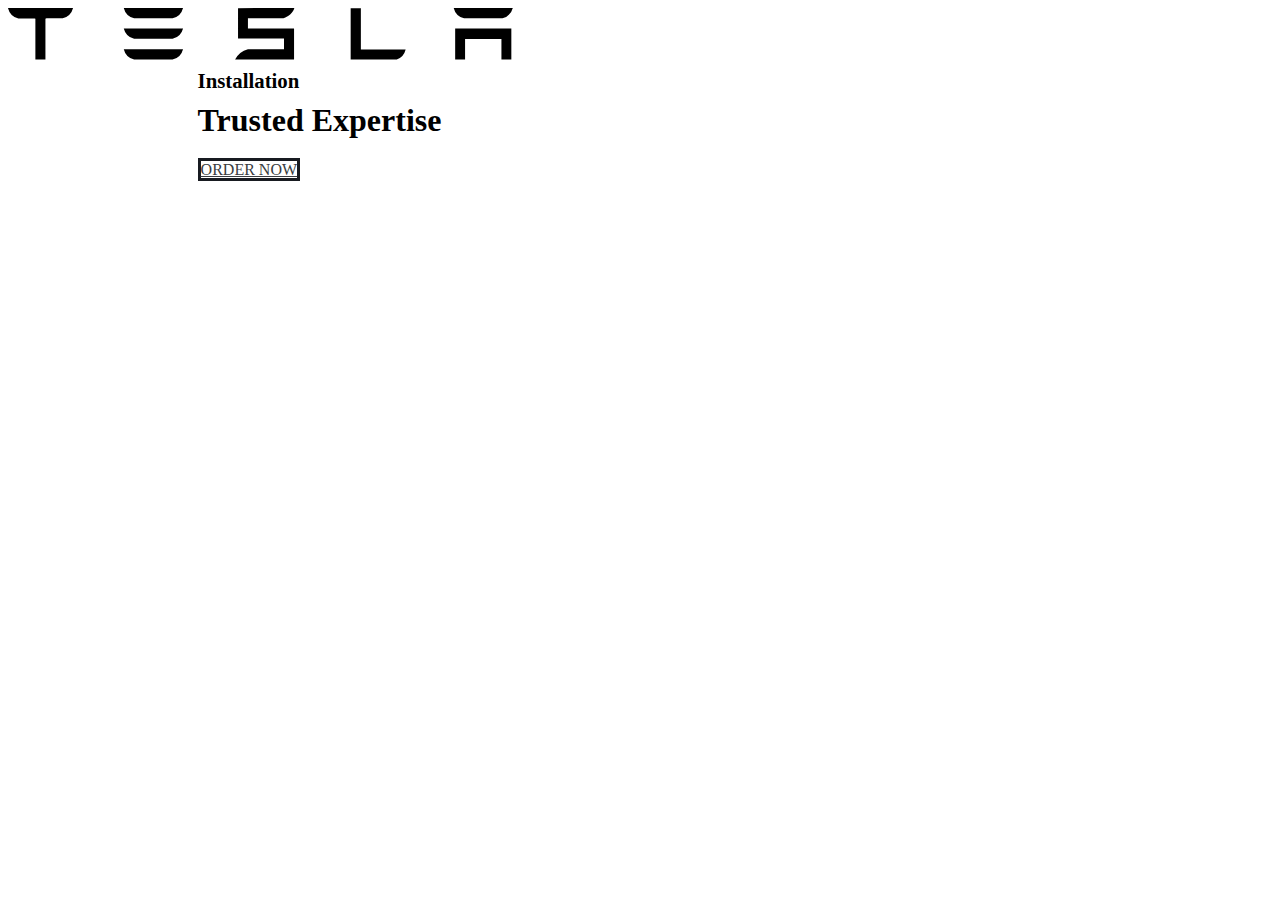
<file: Solar_Roof_Page/login.html>
<!DOCTYPE html>
<html lang="en">
<head>
    <meta charset="UTF-8">
    <meta http-equiv="X-UA-Compatible" content="IE=edge">
    <meta name="viewport" content="width=device-width, initial-scale=1.0">
    <title>Document</title>
    <link rel="stylesheet" href="css/main.css">
</head>
<body>
    <svg class="letras-tesla" viewBox="0 0 342 35" xmlns="http://www.w3.org/2000/svg">
        <style>.color{fill:#000}</style>
        <path class="color" d="M0 .1a9.7 9.7 0 007 7h11l.5.1v27.6h6.8V7.3L26 
        7h11a9.8 9.8 0 007-7H0zm238.6 0h-6.8v34.8H263a9.7 9.7 0 006-6.8h-30.3V0zm-52.3 
        6.8c3.6-1 6.6-3.8 7.4-6.9l-38.1.1v20.6h31.1v7.2h-24.4a13.6 13.6 0 00-8.7 
        7h39.9v-21h-31.2v-7h24zm116.2 28h6.7v-14h24.6v14h6.7v-21h-38zM85.3 
        7h26a9.6 9.6 0 007.1-7H78.3a9.6 9.6 0 007 7zm0 13.8h26a9.6 9.6 0 
        007.1-7H78.3a9.6 9.6 0 007 7zm0 14.1h26a9.6 9.6 0 007.1-7H78.3a9.6 
        9.6 0 007 7zM308.5 7h26a9.6 9.6 0 007-7h-40a9.6 9.6 0 007 7z"></path>
    </svg>
    <div class="contenedor-cinco bg-dark">
        <div class="contenedor-in px-3">
            <div class="section-cinco d-flex flex-column pt-5">
                <div class="d-flex">
                    <div class="d-flex banner-in flex-row">
                        <div class="left-section d-flex flex-column justify-content-center w-100">
                            <header>
                                <h2 class="fw-light">Installation</h2>
                                <h1>Trusted Expertise</h1>
                            </header>
                            <div class="mt-3">
                                <a href="#" title="Order Now" class="button-two text-decoration-none px-4 py-2 rounded-pill">
                                    <span>ORDER NOW</span>
                                </a> 
                            </div>
                        </div>    
                        <div class="right-section">
                            <p>Our in-house team of energy professionals has installed more than 3.6 GW of 
                                clean solar energy across 400,000 roofs—the equivalent of 10 million 
                                traditional solar panels. From design to power on, we take care of everything.
                            </p>
                        </div>
                    </div>
                </div>
            </div>
            
        </div>
    </div>
</body>
</html>
</file>
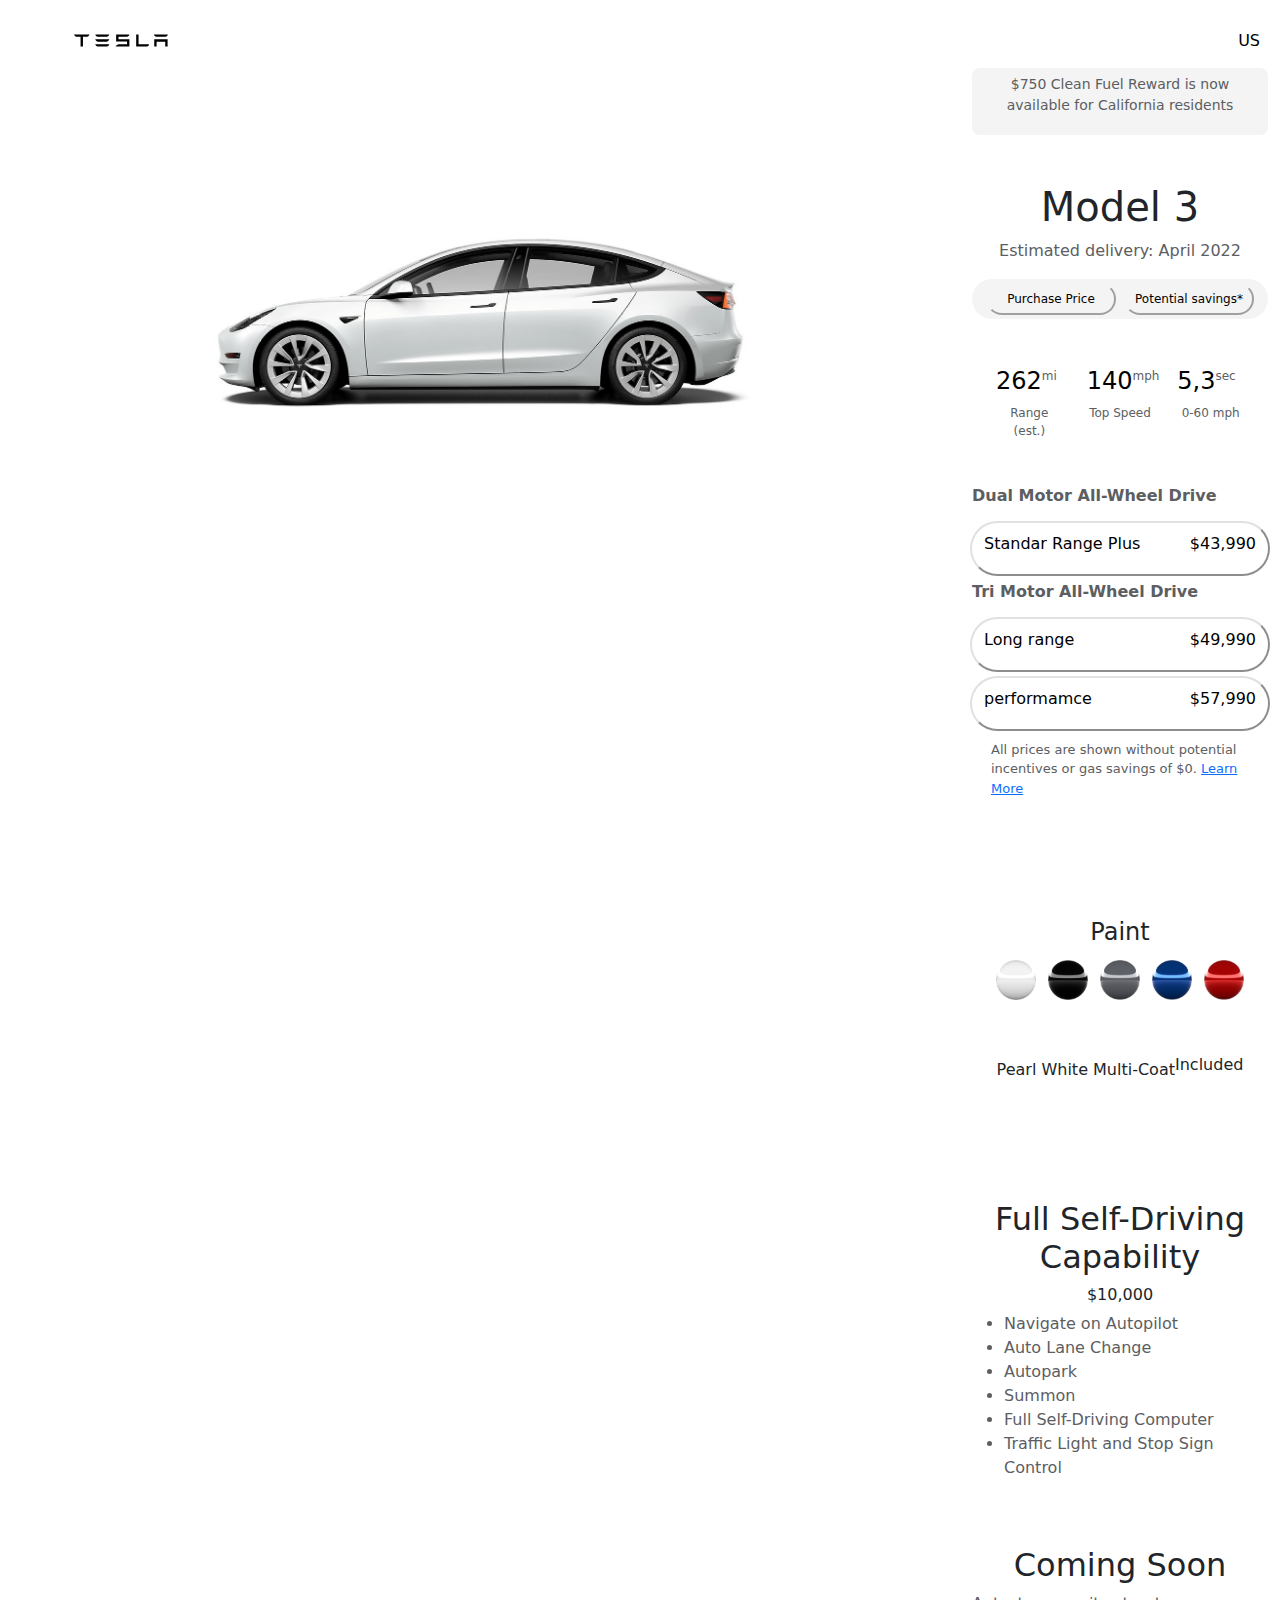
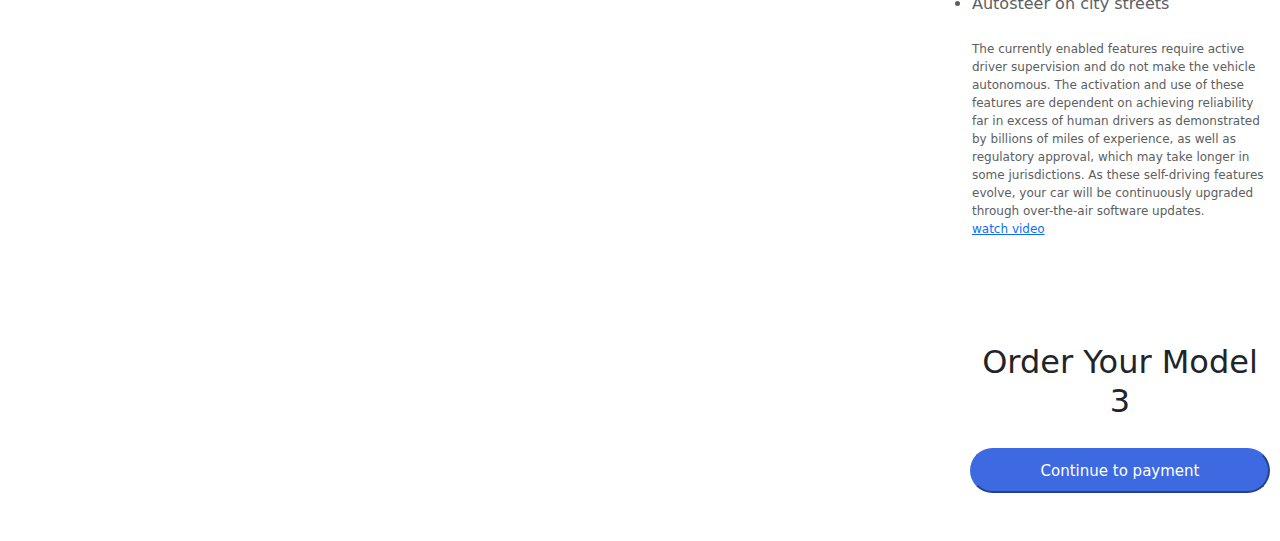
<file: Tesla_order/Modelo_3.html>
<!DOCTYPE html>
<html lang="en">

<head>
    <meta charset="UTF-8">
    <meta http-equiv="X-UA-Compatible" content="IE=edge">
    <meta name="viewport" content="width=device-width, initial-scale=1.0">
    <link rel="stylesheet" href="css/bt/bootstrap.min.css">
    <link rel="stylesheet" href="https://cdnjs.cloudflare.com/ajax/libs/font-awesome/6.0.0-beta2/css/all.min.css"
        integrity="sha512-YWzhKL2whUzgiheMoBFwW8CKV4qpHQAEuvilg9FAn5VJUDwKZZxkJNuGM4XkWuk94WCrrwslk8yWNGmY1EduTA=="
        crossorigin="anonymous" referrerpolicy="no-referrer" />
    <link rel="stylesheet" href="css/style.css">
    <title>TESLA</title>
</head>

<body>

    <nav class="navbar  container-fluid ">
        <div class="container-fluid fixed-top bg-white cont_navbar " >
            <a class=" size-logo d-flex align-items-start align-content-center" href="../Home_page/index.html">
                <img src="img/logo-tesla.svg" class="" alt="">
            </a>

    
            <div class=" d-flex">
                <button type="button" class=" align-content-center tds-site-nav-item tds-text--500 tds-locale-selector-trigger boton_idioma">
                    <i class="fas fa-globe 2x"></i>
                    </svg><span class="tds-site-nav-item-text">US</span>
                </button>
            </div>
        </div>
    </nav>


    <div class="container-fluid contenedor_general ">

        <div class="row">

            <div class="col-9 " id="contenedor_carousel">
                <!--  carousel  -->

                
            </div>


            <div class="col-3 ">

                <div class="mensaje  ">
                    <div class="d-flex align-items-center">
                        <i class="fas fa-info-circle 2x"></i>
                        <p>$750 Clean Fuel Reward is now available for California residents</p>
                    </div>
                </div>

                <div class="modelo d-flex align-items-center flex-column mt-5">
                    <!-- modelo-->
                    <h1> Model 3</h1>
                    <div id="fecha_entrega">
                        
                    </div>
                    
                </div>
                <div class="cont_botones d-flex align-items-center justify-content-center">
                    <div class="d-flex flex-row botones">
                        <!-- botones-->
                        <button type="button" onclick="info_motor0()">Purchase Price</button>
                        <button type="button" onclick="info_motor1()">Potential savings*</button>
                    </div>
                </div>
                <div class="container mt-5 cont_medicion">
                    <div class="row">
                        <div class="col-4 d-flex flex-row">
                            <!-- 405-->
                            <h5 id="num_millas"></h5>
                            <p> mi</p>
                        </div>

                        <div class="col-4 d-flex flex-row">
                            <!-- 155-->
                            <h5 id="num_mph"></h5>
                            <p> mph</p>
                        </div>

                        <div class="col-4 d-flex flex-row">
                            <!-- 3,1-->
                            <h5 id="num_sec"></h5>
                            <p> sec</p>
                        </div>

                        <div class="col-4">
                            <p>Range (est.)</p>
                        </div>

                        <div class="col-4 ">
                            <p>Top Speed</p>
                        </div>

                        <div class="col-4 ">
                            <p>0-60 mph</p>
                        </div>
                    </div>
                </div>



                <div class=" mt-4 d-flex flex-column align-items-center row wrap cont_motor">
                    <!-- traccion-->
                    <p> <strong>Dual Motor All-Wheel Drive</strong></p>
                    <button onclick="info_vel_0()">
                        <span class="d-flex flex-row">
                            <p> Standar Range Plus </p>
                            <p id="id_standar_range"> </p>
                        </span>

                    </button>

                    <!-- de largo alcance-->
                    <p><strong>Tri Motor All-Wheel Drive</strong></p>
                    <button onclick="info_vel_1()">
                        <span class="d-flex flex-row">
                            <p> Long range </p>
                            <p id="id_long_range"> </p>
                        </span>

                    </button>
                    <button class="mt-1" onclick="info_vel_11()">
                        <span class="d-flex flex-row">
                            <p> performamce </p>
                            <p id="id_performamce"> </p>
                        </span>

                    </button>
                    <!-- tartan-->
                </div>
                <div class="mensaje2"   id="mensaje_2">
                    
                </div>

                <div class="mensaje3" id='idmensaje3'>
                    <!-- descripcion-->

                </div>

                <div class="  d-flex  justify-content-center align-content-center mt-5">
                    <h4>Paint </h4>
                </div>
                <div class="d-flex flex-row align-items-center justify-content-center pintura">

                    <img src="img/Paint_White.png" onclick="color_carro('Model_3_blanco')" alt="">

                    <img src="img/Paint_Black.png" onclick="color_carro('Model_3_negro')" alt="">

                    <img src="img/Paint_gray.png" onclick="color_carro('Model_3_gris')" alt="">

                    <img src="img/Paint_Blue.png" onclick="color_carro('Model_3_azul')" alt="">

                    <img src="img/Paint_Red.png" onclick="color_carro('Model_3_rojo')" alt="">
                </div>
                <!--Precio Color-->
                <div class="d-flex flex-row justify-content-center  align-items-center mt-5" id="precio_color">
                  
                </div>

                <!-- -->
                <div class=" listas">
                    <h2>Full Self-Driving Capability</h2>
                    <h6>$10,000</h6>

                    <ol>
                        <li> Navigate on Autopilot </li>
                        <li>Auto Lane Change</li>
                        <li>Autopark</li>
                        <li>Summon</li>
                        <li>Full Self-Driving Computer </li>
                        <li>Traffic Light and Stop Sign Control</li>
                    </ol>

                    <h2>Coming Soon</h2>
                    <lo>
                        <li>Autosteer on city streets</li>
                    </lo> 
                    <br>
                    <p>The currently enabled features require active driver supervision and do not make 
                        the vehicle autonomous. The activation and use of these features are dependent
                         on achieving reliability far in excess of human drivers as demonstrated by billions
                          of miles of experience, as well as regulatory approval, which may take longer in 
                          some jurisdictions. As these self-driving features evolve, your car will be 
                          continuously upgraded through over-the-air software updates.
                          <br>
                          <a href="img/autopark.mp4">
                            watch video
                        </a>
                    </p>
                    
                    <div class="d-flex  flex-column justify-content-center  align-items-center mt-5 mb-5 ordenar">
                        <h2>Order Your Model 3</h2>
                        <a href="../Accounts/signin.html">
                        <button type="button"><span>Continue to payment</span></button>
                        </a>
                    </div>
       
                </div>


            

            </div>

        </div>
    </div>



    <script src="js/bt/bootstrap.min.js"></script>
    <script src="js/made_modelo_3.js"></script>
</body>

</html>
</file>
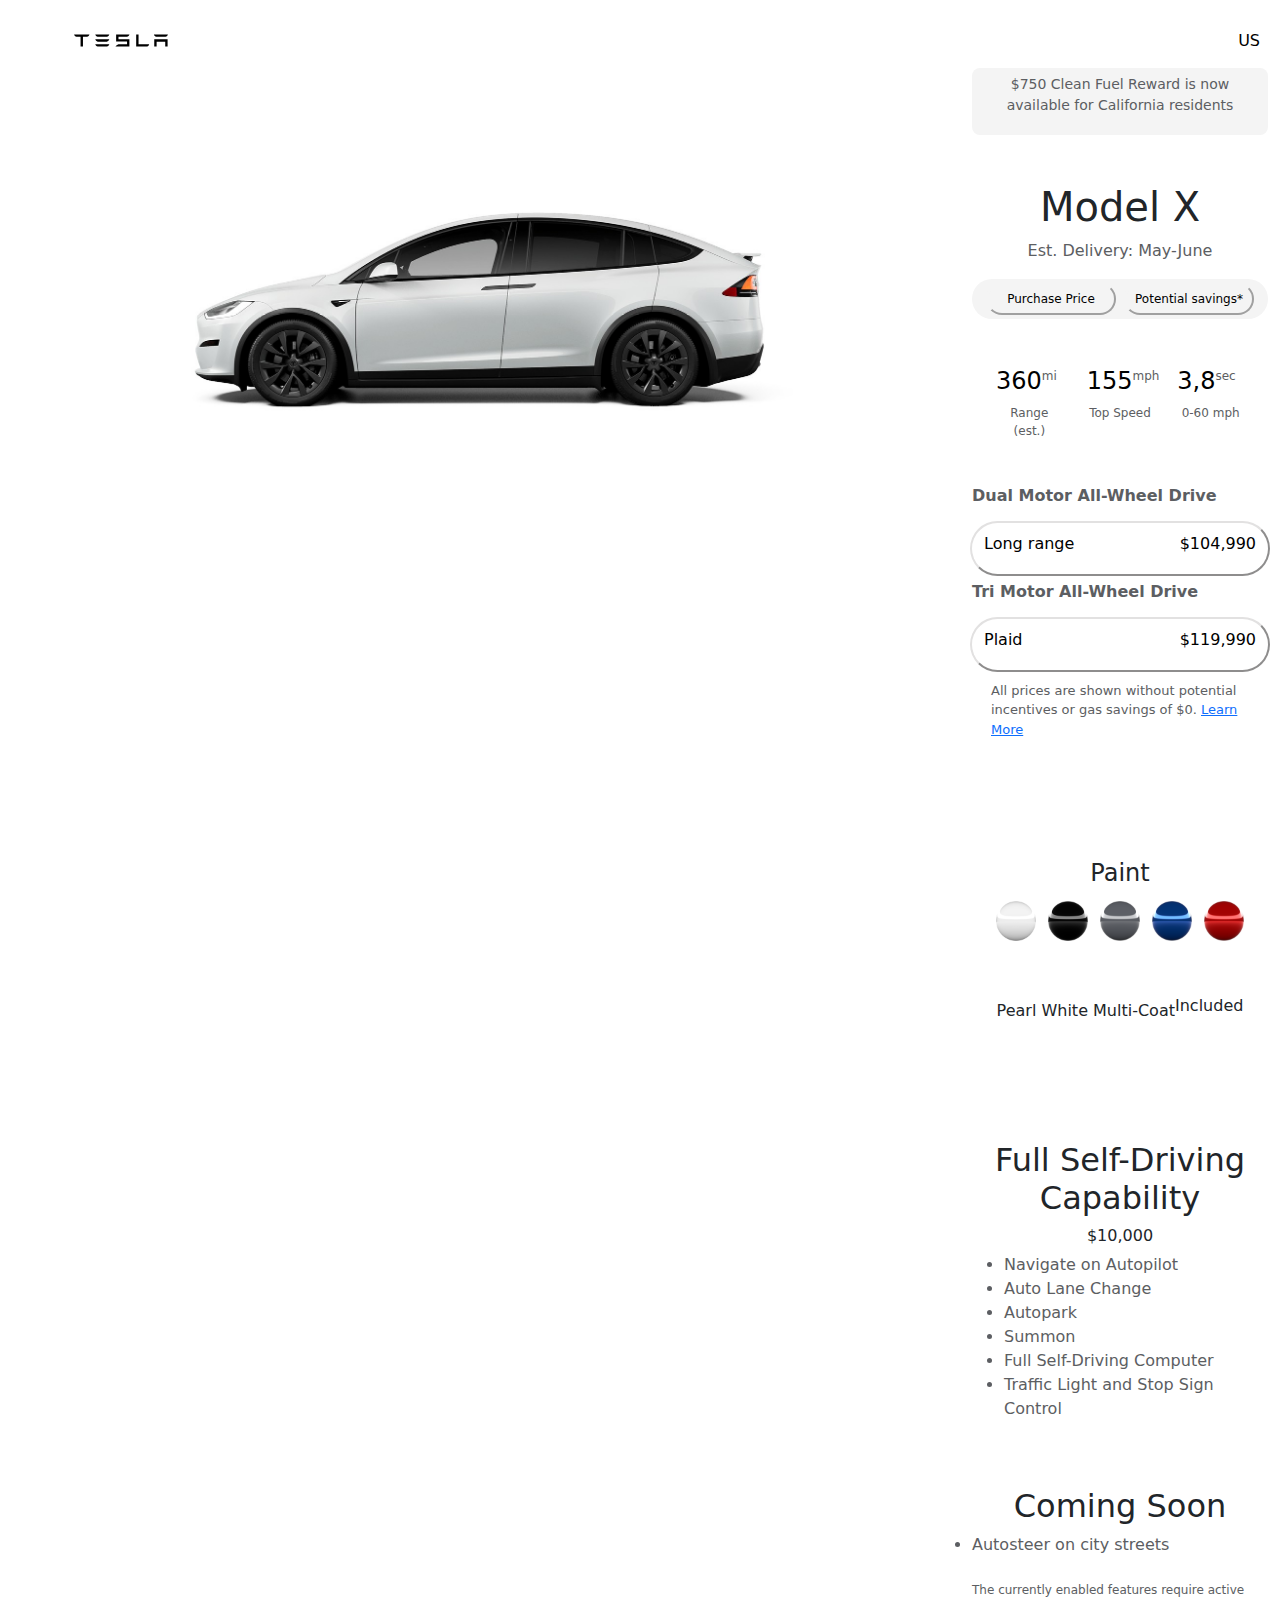
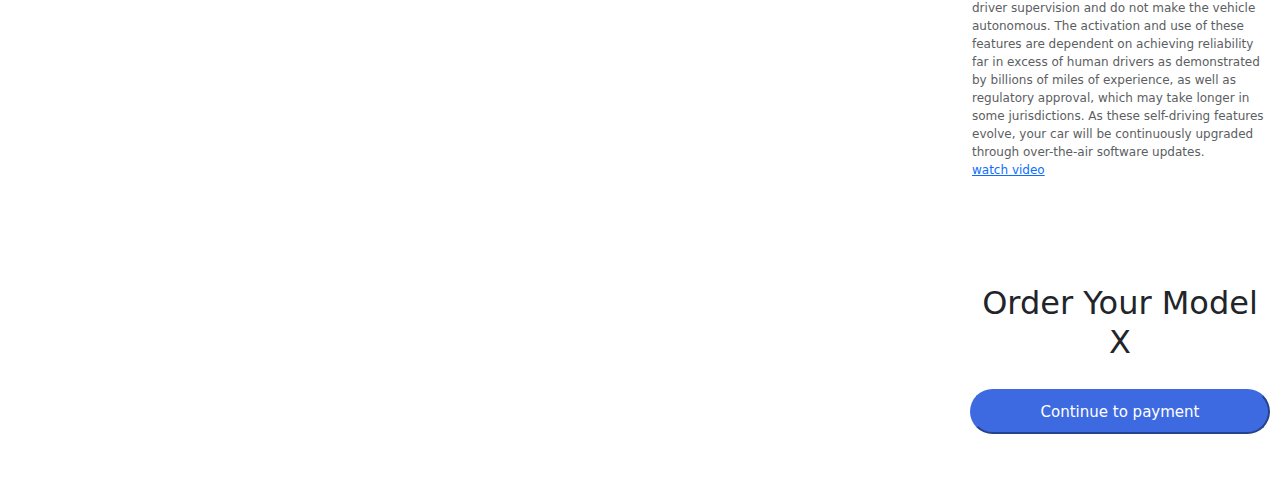
<file: Tesla_order/Modelo_X.html>
<!DOCTYPE html>
<html lang="en">

<head>
    <meta charset="UTF-8">
    <meta http-equiv="X-UA-Compatible" content="IE=edge">
    <meta name="viewport" content="width=device-width, initial-scale=1.0">
    <link rel="stylesheet" href="css/bt/bootstrap.min.css">
    <link rel="stylesheet" href="https://cdnjs.cloudflare.com/ajax/libs/font-awesome/6.0.0-beta2/css/all.min.css"
        integrity="sha512-YWzhKL2whUzgiheMoBFwW8CKV4qpHQAEuvilg9FAn5VJUDwKZZxkJNuGM4XkWuk94WCrrwslk8yWNGmY1EduTA=="
        crossorigin="anonymous" referrerpolicy="no-referrer" />
    <link rel="stylesheet" href="css/style.css">
    <title>TESLA</title>
</head>

<body>

    <nav class="navbar  container-fluid ">
        <div class="container-fluid fixed-top bg-white cont_navbar " >
            <a class=" size-logo d-flex align-items-start align-content-center" href="../Home_page/index.html">
                <img src="img/logo-tesla.svg" class="" alt="">
            </a>

    
            <div class=" d-flex">
                <button type="button" class=" align-content-center tds-site-nav-item tds-text--500 tds-locale-selector-trigger boton_idioma">
                    <i class="fas fa-globe 2x"></i>
                    </svg><span class="tds-site-nav-item-text">US</span>
                </button>
            </div>
        </div>
    </nav>


    <div class="container-fluid contenedor_general ">

        <div class="row">

            <div class="col-9 " id="contenedor_carousel">
                <!--  carousel  -->

                
            </div>


            <div class="col-3 ">

                <div class="mensaje  ">
                    <div class="d-flex align-items-center">
                        <i class="fas fa-info-circle 2x"></i>
                        <p>$750 Clean Fuel Reward is now available for California residents</p>
                    </div>
                </div>

                <div class="modelo d-flex align-items-center flex-column mt-5">
                    <!-- modelo-->
                    <h1> Model X</h1>
                    <div id="fecha_entrega">
                        
                    </div>
                    
                </div>
                <div class="cont_botones d-flex align-items-center justify-content-center">
                    <div class="d-flex flex-row botones">
                        <!-- botones-->
                        <button type="button" onclick="info_motor0()">Purchase Price</button>
                        <button type="button" onclick="info_motor1()">Potential savings*</button>
                    </div>
                </div>
                <div class="container mt-5 cont_medicion">
                    <div class="row">
                        <div class="col-4 d-flex flex-row">
                            <!-- 405-->
                            <h5 id="num_millas"></h5>
                            <p> mi</p>
                        </div>

                        <div class="col-4 d-flex flex-row">
                            <!-- 155-->
                            <h5 id="num_mph"></h5>
                            <p> mph</p>
                        </div>

                        <div class="col-4 d-flex flex-row">
                            <!-- 3,1-->
                            <h5 id="num_sec"></h5>
                            <p> sec</p>
                        </div>

                        <div class="col-4">
                            <p>Range (est.)</p>
                        </div>

                        <div class="col-4 ">
                            <p>Top Speed</p>
                        </div>

                        <div class="col-4 ">
                            <p>0-60 mph</p>
                        </div>
                    </div>
                </div>



                <div class=" mt-4 d-flex flex-column align-items-center row wrap cont_motor">
                    <!-- traccion-->
                    <p> <strong>Dual Motor All-Wheel Drive</strong></p>
                    <button onclick="info_vel_0()">
                        <span class="d-flex flex-row">
                            <p> Long range </p>
                            <p id="id_range"> </p>
                        </span>

                    </button>
                    <!-- de largo alcance-->
                    <p><strong>Tri Motor All-Wheel Drive</strong></p>
                    <button onclick="info_vel_1()">
                        <span class="d-flex flex-row">
                            <p> Plaid </p>
                            <p id="id_plaid"> </p>
                        </span>

                    </button>
                    <!-- tartan-->
                </div>
                <div class="mensaje2"   id="mensaje_2">
                    
                </div>

                <div class="mensaje3" id='idmensaje3'>
                    <!-- descripcion-->

                </div>

                <div class="  d-flex  justify-content-center align-content-center mt-5">
                    <h4>Paint </h4>
                </div>
                <div class="d-flex flex-row align-items-center justify-content-center pintura">

                    <img src="img/Paint_White.png" onclick="color_carro('Model_X_blanco')" alt="">

                    <img src="img/Paint_Black.png" onclick="color_carro('Model_X_negro')" alt="">

                    <img src="img/Paint_gray.png" onclick="color_carro('Model_X_gris')" alt="">

                    <img src="img/Paint_Blue.png" onclick="color_carro('Model_X_azul')" alt="">

                    <img src="img/Paint_Red.png" onclick="color_carro('Model_X_rojo')" alt="">
                </div>
                <!--Precio Color-->
                <div class="d-flex flex-row justify-content-center  align-items-center mt-5" id="precio_color">
                  
                </div>

                <!-- -->
                <div class=" listas">
                    <h2>Full Self-Driving Capability</h2>
                    <h6>$10,000</h6>

                    <ol>
                        <li> Navigate on Autopilot </li>
                        <li>Auto Lane Change</li>
                        <li>Autopark</li>
                        <li>Summon</li>
                        <li>Full Self-Driving Computer </li>
                        <li>Traffic Light and Stop Sign Control</li>
                    </ol>

                    <h2>Coming Soon</h2>
                    <lo>
                        <li>Autosteer on city streets</li>
                    </lo> 
                    <br>
                    <p>The currently enabled features require active driver supervision and do not make 
                        the vehicle autonomous. The activation and use of these features are dependent
                         on achieving reliability far in excess of human drivers as demonstrated by billions
                          of miles of experience, as well as regulatory approval, which may take longer in 
                          some jurisdictions. As these self-driving features evolve, your car will be 
                          continuously upgraded through over-the-air software updates.
                          <br>
                          <a href="img/autopark.mp4">
                            watch video
                        </a>
                    </p>
                    
                    <div class="d-flex  flex-column justify-content-center  align-items-center mt-5 mb-5 ordenar">
                        <h2>Order Your Model X</h2>
                        <a href="../Accounts/signin.html">
                        <button type="button"><span>Continue to payment</span></button>
                        </a>
                    </div>
       
                </div>


            

            </div>

        </div>
    </div>



    <script src="js/bt/bootstrap.min.js"></script>
    <script src="js/made_modelo_X.js"></script>
</body>

</html>
</file>
<file: Home_page/css/estilo.css>
::-webkit-scrollbar {display: none;}


.banner a {
    color: #5c5c5c;
    text-decoration: none;
    border-bottom: 1px solid;
}

.banner a:hover {
    color: #393C41;
    border-bottom: 2px solid;
}

.conta {
    max-height: 100vh;
    scroll-behavior: smooth;
    overflow: scroll;
    scroll-snap-type: y mandatory !important;
}

.containerImg {
    width: 100%;
    height: 100vh;
    /* object-fit: cover;*/
    scroll-snap-align: start !important;
    scroll-behavior: smooth;
}

.img1 {
    background-image: url('../imagenes/model3.jpg');
}

.img2 {
    background-image: url('../imagenes/ModelY.jpg');
}
.img3 {
    background-image: url('../imagenes/model3.jpg');
}
.img4 {
    background-image: url('../imagenes/modelX.jpg');
}
.img5 {
    background-image: url('../imagenes/solarPanels.jpg');
}
.img6 {
    background-image: url('../imagenes/solarRoofs.jpg');
}
.img7 {
    height: 95vh;
    background-image: url('https://tesla-cdn.thron.com/delivery/public/image/tesla/69095129-86c5-4f6c-a77a-740ceac04e82/bvlatuR/std/800x2100/Mobile-Accessories');
}

.img1, .img2, .img3, .img4, .img5, .img6 {
    background-position: center center;
    background-size: cover;
    display: flex;
    justify-content: center;
}

.img7 {
    background-position: center center;
    background-repeat: no-repeat;
    display: flex;
    justify-content: center;
}

.img7 button {
    background-color: #181818ef;
    color: white;
}

.titulos {
    margin-top: 7%;
    width: 30%;
    --copy-opacity: 0.99;
}

.titulos h6 {
    font-weight: 400;
}


.conBotones {
    margin: 0;
    transform: translateY(100px);
}



.boton {
    width: 260px;
    border-radius: 20px;
    font-size: .8rem;
    font-weight: 600;
    border: none;
    padding: 11px 0;
}

.boton1 {
    background-color: #181818cb;
    color: white;

}

.boton2 {
    background-color: #eeeeeecb;
    color: black;

}

.banner {
    height: 53px;  
}

.logoT {
    width: 10vw;
}

.logoLink {
    border-bottom: none;
}

.logoLink:hover {
    border-bottom: none;
}

.men {
    background-color: transparent;
    margin: -10px 15px 0 0;
    /* transform: translate(0px, -10px); */
}

.menu {
    padding-left: 32px;
    padding-right: 15px;
}

.menu li:hover {
    background-color: #7777771c;
    border-radius: 8px;

}


.menu a {
    margin: 0;
    font-weight:600;
    border-bottom: none;
    color: black;
    font-size: 15px;
    padding: 4px 5px;
}


.botonCierre:hover {
    background-color: #c9c9c963;
    border-radius: 50%;
    transition: 300ms;
}

.offcanvas-header {
    display: flex;
    justify-content: end;
}

footer li a {
    font-size: 0.8rem;
    font-weight: 600;
    border-bottom: none;
    text-decoration: none;
}

footer a:hover {
    border-bottom: none;
}

@media (max-width: 640px) {
    .boton {
        width: 92%;
    }
    .logoT {
        width: 25vw;
    }
}

@media (min-width: 991px) {
    .ocultarGrande {
        display: none;
    }
}

@media (max-width: 800px) {
    .logoT {
        width: 30vw;
    }
    .titulos {
        margin-top: 15%;
    }

}

@media (min-width: 800px) {
    .logoT {
        width: 20vw;
    }
    .titulos {
        margin-top: 15%;
    }
}

@media (min-width: 1000px) {
    .logoT {
        width: 17vw;
    }
    .titulos {
        margin-top: 10%;
    }
}

@media (max-width: 1200px) {
    .hideR {
        display: none;
    }
    .botonMenu {
        background-color: #7777771c;
        border-radius: 15px;
        transform: translateX(45px);
    }
}

@media (min-width: 1200px) {
    .hideS {
        display: none;
    }
}

@media (min-width: 1500px) {
    .logoT {
        width: 9vw;
    }
    .titulos {
        margin-top: 7%;
    }
}

/*branch home*/
</file>
<file: Model_S_Page/Css/style.css>
::-webkit-scrollbar {
   display: none;
}

@import url('https://fonts.googleapis.com/css2?family=Roboto:wght@100&display=swap');

.seccion_1{
   background-image: url(../Img/FondoPrincipal.jpg);
   background-repeat: no-repeat !important;
   background-size: 100% !important;
}

.letras-tesla{
   width: 40% !important;
}  

/* .First_img img {
   width: 100%;
   height: 730px;
   z-index: -1;
   position: absolute;
} */

.seccion_2 {
   background-color: #000;
}

.ModelS {
   padding-top: 150px;
}

.ModelS h1, h5 {
   display: flex;
   justify-content: center;
   align-items: center;
   margin-top: 10px;
}

.ModelS h1 {
   font-weight: 2.8em !important;
   font-family: 'Open Sans', sans-serif;
}

h5 {
   font-weight: normal;
   font-family: 'Open Sans', sans-serif;
}

.informacion_previa p {
   color: #fff;
   font-weight: 200;
   font-size: 350px;
   font-family: 'Open Sans', sans-serif;
   width: 100%;
}

.informacion_previa {
   display: flex;
   justify-content: center;
   align-items: center;
   text-align: center;
   margin-top: 320px !important;
   width: 750px;
   margin-left: 15%;
}

.subinformacion_previa p {
   width: 100%;
   margin-top: -45px;
   font-family: 'Open Sans', sans-serif;
}

.subinformacion_previa {
   display: flex;
   justify-content: center;
   align-items: center;
   text-align: center;
   width: 750px;
   margin-left: 16%;
   text-align: justify;
   padding-right: 5%;
}

.ordenar {
   background-color: transparent;
   border-radius: 440px;
   border: solid #fff 3px;
   width: 170px;
   height: 40px;
   color: #fff 40px;
   font-family: 'Open Sans', sans-serif;
}

.ordenar:hover button {
   background-color: #fff;
   color: #000;
}

.ordenar {
   justify-content: center;
   align-items: center;
   margin-left: 70%;
   margin-top: -80px;
}

.subinformacion_previa {
   display: flex;
   justify-content: center;
   align-items: center;
}

.subinformacion_previa p {
   color: #fff;
   font-weight: 600;
   font-size: 15px !important;
}

.Interior {
   color: #fff;
   font-size: 30px;
   margin-bottom: 3%;
   font-family: 'Open Sans', sans-serif;
}

.Interior {
   display: flex;
   justify-content: center;
   align-items: center;
}

.Pantalla {
   min-width: 100%;
   height: 600px;
   position: relative;
   z-index: 1;
}

.carousel-inner {
   margin-left: 5%;
}

.Carrousel {
   width: 92%;
   height: 600px;
   margin-top: 2%;
}

.Carrousel img {
   width: 100%;
   height: 500px;
}

.Carrousel {
   display: flex;
   align-items: start;
   justify-content: start;
}

.carousel-indicators button {
   width: 8px !important;
   height: 8px !important;
}

.carousel-indicators button {
   border-radius: 50%!important;
}

.carousel-indicators {
   transform: translateY(-46px);
   padding-right: 5px;
}

.carousel-indicators {
   display: flex;
   justify-content: left;
   align-items: start;
}

.carousel-indicators {
   margin-left: 15%;
}

.carousel-caption {
   transform: translateY(150px) !important;
   width: 55%;
}

.carousel-caption h5, p {
   display: flex;
   justify-content: start;
   text-align: left;
   font-family: 'Open Sans', sans-serif;
   width: 100%;
}

.carousel-caption {
   margin-left: 10%;
}

.carousel-caption {
   font-size: 15px;
   margin-left: 5%;
}

.Focus {
   transform: translateY(160px) !important;
}

.carousel-control-prev-icon {
   width: 30px;
   height: 30px;
   border: solid #fff 3px;
}

.carousel-control-next-icon {
   width: 30px;
   height: 30px;
   border: solid #fff 3px;
}

.info1 {
   width: 70%;
   height: 300px;
}

.container {
   width: 100%;
   color: #ffffff;
}

.container {
   display: flex;
   justify-content: center;
   align-items: flex-start;
   margin-top: 7%;
}

.Textos {
   width: 50%;
   margin-left: 7%;
   margin-top: 10%;
   font-size: 15px;
   font-family: 'Open Sans', sans-serif;
}

.Textos h6 {
   font-size: 15px;
}

.segundo, .tercero, .cuarto {
   margin-top: -7%;
}

.segundo img {
   margin-left: 14.5%;
}

.cuarto img {
   margin-left: 14.5%;
}
.seccion_3 {
   background-color: #fafafa;
}

.seccion_3 {
   display: flex;
   justify-content: center;
   align-items: center;
}
.Electric {
   width: 50%;
   margin-left: 25%;
   margin-right: 25%;
   font-size: 26px;
}

.Long {
   width: 50%;
   margin-left: 25%;
   margin-right: 25%;
   font-size: 15px;
   color: #3d3d3d;
}

.Motor1 {
   width: 70%;
   height: 400px;
   margin-left: 15%;
   margin-right: 15% ;
}

.Motor1 {
   display: flex;
   align-items: center;
   justify-content: center;
}

.motores {
   display: flex;
   justify-content: center;
}

.motores button{
   height: 2%;
   width: 100%;
}
.Primer_motor {
   width: 100%;
   border-top: 2px solid #000 ;
   margin-right: 2%;
   margin-top: 3%;
}

.Primer_motor,  h2, h3 {
   font-size: 20px;
   font-weight: 600;
   text-align: left;
   padding-left: 2%;
   padding-right: 2%;
   margin-left: 5%;
}
.Primer_motor p{
   font-size: 13px;
   font-weight: 200;
   text-align: left;
   padding-left: 2%;
   padding-right: 2%;
}

.Segundo_motor {
   width: 100%;
   border-top: 2px solid #000 ;
   padding-top: 1%;
   margin-top: 3%;
   margin-right: 10%;

}

.Segundo_motor,  h2, h3 {
   font-size: 20px;
   font-weight: 600;
   text-align: left;
   padding-left: 2%;
   padding-right: 2%;
}
.Segundo_motor p{
   font-size: 13px;
   font-weight: 200;
   text-align: left;
   padding-left: 2%;
   padding-right: 2%;
}

.Container-motores {
   display: flex;
   align-items: center;
   justify-content: center;
}

.Container-motores_2 {
   display: flex;
   align-items: center;
   justify-content: center;
}

.Container-motores h3 {
   width: 50%;
   padding-right: 7%;
}

.Container-motores_2 h3 {
   width: 100%;
   padding-right: 3%;
}
</file>
<file: Model_S_Page/Css/estilo_nav.css>
::-webkit-scrollbar {display: none;}


.banner a {
    color: #5c5c5c;
    text-decoration: none;
    border-bottom: 1px solid;
}

.banner a:hover {
    color: #393C41;
    border-bottom: 2px solid;
}

.conta {
    max-height: 100vh;
    scroll-behavior: smooth;
    overflow: scroll;
    scroll-snap-type: y mandatory !important;
}

.containerImg {
    width: 100%;
    height: 100vh;
    /* object-fit: cover;*/
    scroll-snap-align: start !important;
    scroll-behavior: smooth;
}

.img1 {
    background-image: url('../imagenes/model3.jpg');
}

.img2 {
    background-image: url('../imagenes/modelY.jpg');
}
.img3 {
    background-image: url('../imagenes/model3.jpg');
}
.img4 {
    background-image: url('../imagenes/modelX.jpg');
}
.img5 {
    background-image: url('../imagenes/solarPanels.jpg');
}
.img6 {
    background-image: url('../imagenes/solarRoofs.jpg');
}
.img7 {
    height: 95vh;
    background-image: url('https://tesla-cdn.thron.com/delivery/public/image/tesla/69095129-86c5-4f6c-a77a-740ceac04e82/bvlatuR/std/800x2100/Mobile-Accessories');
}

.img1, .img2, .img3, .img4, .img5, .img6 {
    background-position: center center;
    background-size: cover;
    display: flex;
    justify-content: center;
}

.img7 {
    background-position: center center;
    background-repeat: no-repeat;
    display: flex;
    justify-content: center;
}

.img7 button {
    background-color: #181818ef;
    color: white;
}

.titulos {
    margin-top: 7%;
    width: 30%;
    --copy-opacity: 0.99;
}

.titulos h6 {
    font-weight: 400;
}


.conBotones {
    margin: 0;
    transform: translateY(100px);
}



.boton {
    width: 260px;
    border-radius: 20px;
    font-size: .8rem;
    font-weight: 600;
    border: none;
    padding: 11px 0;
}

.boton1 {
    background-color: #181818cb;
    color: white;

}

.boton2 {
    background-color: #eeeeeecb;
    color: black;

}

.banner {
    height: 53px;  
}

.logoT {
    width: 10vw;
}

.logoLink {
    border-bottom: none;
}

.logoLink:hover {
    border-bottom: none;
}

.men {
    background-color: transparent;
    /* margin: -10px 15px 0 0; */
    /* transform: translate(0px, -10px); */
}

.menu {
    padding-left: 32px;
    padding-right: 15px;
}

.menu li:hover {
    background-color: rgba(119, 119, 119, 0.253);
    border-radius: 8px;

}


.menu a {
    margin: 0;
    font-weight:600;
    border-bottom: none;
    color: black;
    font-size: 15px;
    padding: 4px 5px;
}


.botonCierre:hover {
    background-color: #c9c9c963;
    border-radius: 50%;
    transition: 300ms;
}

.offcanvas-header {
    display: flex;
    justify-content: end;
}

footer li a {
    font-size: 0.8rem;
    font-weight: 600;
    border-bottom: none;
    text-decoration: none;
}

footer a:hover {
    border-bottom: none;
}

@media (max-width: 640px) {
    .boton {
        width: 92%;
    }
    .logoT {
        width: 25vw;
    }
}

@media (min-width: 991px) {
    .ocultarGrande {
        display: none;
    }
}

@media (max-width: 800px) {
    .logoT {
        width: 30vw;
    }
    .titulos {
        margin-top: 15%;
    }

}

@media (min-width: 800px) {
    .logoT {
        width: 20vw;
    }
    .titulos {
        margin-top: 15%;
    }
}

@media (min-width: 1000px) {
    .logoT {
        width: 17vw;
    }
    .titulos {
        margin-top: 10%;
    }
}

@media (max-width: 1200px) {
    .hideR {
        display: none;
    }
    .botonMenu {
        background-color: #7777771c;
        border-radius: 15px;
        transform: translateX(45px);
    }
}

@media (min-width: 1200px) {
    .hideS {
        display: none;
    }
}

@media (min-width: 1500px) {
    .logoT {
        width: 9vw;
    }
    .titulos {
        margin-top: 7%;
    }
}

/*branch home*/
</file>
<file: Tesla_order/css/style.css>
body{
   margin: 0;
}
.contenedor_general{
    margin-top: 50px;
}
.cont_navbar{
    height: 50px;
}
.size-logo img{
    width: 170px;
    padding: 0 0 0 48px;
}

.boton_idioma{
    padding: 0 8px 0 0;
    background: none;
    border: none;
}
.modelo p{
    color: #5c5e62;
}   

.mensaje{
    background-color: #f4f4f4;
    border-radius: 8px;
    padding: 6px 16px 3px 16px; 
    margin-top: 2px;
    font-size: 10px;
    align-content: center;
    align-items: center;
    
}

.mensaje i{
color: rgb(87, 63, 224);
align-self: start;
 
}
.mensaje p{
    text-align: center;
    font-weight: 400;
    font-size: 14px;
    line-height: 21px;
    color: #5c5e62;
    
    }
.pintura img{
    max-width: 40px;
    min-width: 40px;
    margin: 5px 6px 5px 6px;
}

.cont_botones{
    background:#f4f4f4;
    border-radius: 100px;
    margin: 0;  
    width: 100%;
   
}
.botones button{
    height: 32px;
    margin: 4px;
    font-size: 12px;
    font-weight: 500;
    text-align: center;
    border-radius: 100px;
    border-color: #f4f4f4;
    background:#f4f4f4;
    width: 130px;
  
}
.botones button:hover{
    border-color:#a8a8a8;
}
.botones button:focus{
    background:#fff;
    
}

.medida{
    max-width: fit-content;
    margin-right: 0;
    margin-bottom: 0;
    text-align: center;
}
.cont_medicion div div h5{
    color: #000;
    font-size: 24px;
}
.cont_medicion div div p{
    color: #5c5e62;
    font-size: 12px;
    text-align: center;
}
.cont_motor p{
    margin-top: 7px;
    color: #5c5e62;
    font-size: 16px;
    line-height: 18px;
    
    
}
.cont_motor button{
    font-size: 17px;
    font-weight: 500;
    text-align: center;
    align-content: center;
    align-items: center;
    border-radius: 100px;
    width: 300px;
    height: 55px;
    border-color: #e2e1e1;
    background:#ffff;
    justify-content: space-between;
    
}
.cont_motor button span{
    font-size: 17px;
    font-weight: 500;
    text-align: center;
    align-content: center;
    justify-content: space-between;
 
}
.cont_motor button span p{
    color: #000;
    justify-content: space-between;
    
}

.cont_motor button:focus{
    border-color: #4180f3;
}   

.mensaje2{
    align-content: center;
    align-items: center;
    margin: 3px;
    color: #5c5e62;
    padding: 6px 16px 3px 16px;
    font-size: 13px;
}
.mensaje3{
    padding: 50px 0 0 0 ;
    
}
.mensaje3 h2{
    margin-top: 15px;
    text-align: center;
    justify-content: space-between;
}
.mensaje3 h6{
    text-align: center;
}
.mensaje3 li{
    color: #5c5e62;
    list-style-type: disc;
}
.listas{
    padding: 50px 0 0 0 ;
}
.listas h2{
    padding: 50px 0 0 0 ;
    margin-top: 7px;
    text-align: center;
}
.listas h6{
    text-align: center;
}
.listas li{
    list-style-type: disc;
    color: #5c5e62;
}
.listas p{
    list-style-type: disc;
    color: #5c5e62;
    font-size: 12px;
}
.ordenar button{
        margin-top: 20px;
        height: 45px;
      
        font-weight: 500;
        text-align: center;
        border-radius: 100px;
        background:#3e6ae1;
        border-color: #3e6ae1;;
        width: 300px;
        
}
.ordenar button span{
    color: #fff;
    font-size: 15px;
}
</file>
<file: Modelo_3/css/estilos_tesla.css>
@import url('https://fonts.googleapis.com/css2?family=Montserrat:wght@600&display=swap');

/*.fondo {
    background-image: url(../img/Captura3.PNG);
    background-repeat: no-repeat;
    background-size: 100%;
}
*/
* {
    font-family: 'Montserrat', sans-serif !important;
    
}

#estilo-1 {
    color: #000 !important;
}

h6 {
    color: #fff !important;
}

h1 {
    font-size: 2.5em !important;
    color: #fff !important;
}
h2 {
    font-size: 1.5em !important;
    color: #fff !important;
}

#estilo-2 {
    color: #595959 !important;
    font-size: 0.9em;
}

#estilo-3 {
    color: #fff !important;
    font-size: 0.8em !important;
    
}

.imagen-1 {
    background-color: blue;
    background-image: url(../img/Captura3.png);
    width: 100%;
    height: 101vh !important;
    background-size: cover;
    background-attachment: unset;
    text-align: center;
}

.img-2 {
    width: 100%;
    height: 100vh;
}

.imagen-3 {
    background-color: blue;
    background-image: url(../img/Captura4.PNG);
    
    background-size: cover;
    background-attachment: unset;
    height: 70vh;
    
}

.cuadro-1 {
    width: 50px;
    height: 50px;
    background-color: violet;
}

.boton-1 {
    border: solid 3px #fff;
    border-radius: 50px;
    width: 160px;
    height: 40px;
    color: #ffffff;
    font-size: 0.9em;
}

.boton-2 {
    border: solid 4px rgb(0, 0, 0);
    border-radius: 50px;
    width: 145px;
    height: 40px;
    color: #000000;
    font-size: 0.8em;
}

.boton-2:hover {
    color: #ffffff !important;
    background-color: #000000 !important;
    border: #000000;
}

.boton-1:hover {
    color: #000000 !important;
    background-color: #fff !important;
    border: #fff;
}

.prueba {
    width: 50vh;
    height: 50vh;
    background-color: turquoise;
}

.boton-circular {
    border-radius: 50%;
    height: 40px;
    width: 40px;
    background-color: #fff;
    border: solid 3px #000;
    color: #000 !important;
}

.boton-circular:hover {
    background-color: #000000;
    border: solid 3px #000;
    color: #fff !important;
}

.seccion-3 {
    height: 30vh;
    width: 100% !important;
}

.contenido_imagen_3 {
    position:  absolute;
    height: 65% !important;
    justify-content: space-between;
    

}

#img-33 {
    width: 100% !important;
}

.contenido_3 {
    max-width: 300px !important;
    text-align: center;

}

#span-1 {
    font-size: 2em;
    align-content: center;
    justify-content: center;
    text-align: center;

    
}

.fas {
    font-size: 30px;
    
}

.letras-tesla{
    width: 40% !important;
}
</file>
<file: Modelo_3/css/estilo_tesla_2.css>
::-webkit-scrollbar {display: none;}

.banner a {
    color: #5c5c5c;
    text-decoration: none;
    border-bottom: 1px solid;
}

.banner a:hover {
    color: #0f1012;
    border-bottom: 2px solid;
}

.conta {
    max-height: 100vh;
    scroll-behavior: smooth;
    overflow: scroll;
    scroll-snap-type: y mandatory !important;
}

.containerImg {
    width: 100%;
    height: 100vh;
    /* object-fit: cover;*/
    scroll-snap-align: start !important;
    scroll-behavior: smooth;
}

.img1 {
    background-image: url('../imagenes/model3.jpg');
}

.img2 {
    background-image: url('../imagenes/modelY.jpg');
}
.img3 {
    background-image: url('../imagenes/model3.jpg');
}
.img4 {
    background-image: url('../imagenes/modelX.jpg');
}
.img5 {
    background-image: url('../imagenes/solarPanels.jpg');
}
.img6 {
    background-image: url('../imagenes/solarRoofs.jpg');
}
.img7 {
    height: 95vh;
    background-image: url('https://tesla-cdn.thron.com/delivery/public/image/tesla/69095129-86c5-4f6c-a77a-740ceac04e82/bvlatuR/std/800x2100/Mobile-Accessories');
}

.img1, .img2, .img3, .img4, .img5, .img6 {
    background-position: center center;
    background-size: cover;
    display: flex;
    justify-content: center;
}

.img7 {
    background-position: center center;
    background-repeat: no-repeat;
    display: flex;
    justify-content: center;
}

.img7 button {
    background-color: #181818ef;
    color: white;
}

.titulos {
    margin-top: 7%;
    width: 30%;
    --copy-opacity: 0.99;
}

.titulos h6 {
    font-weight: 400;
}


.conBotones {
    margin: 0;
    transform: translateY(100px);
}



.boton {
    width: 260px;
    border-radius: 20px;
    font-size: .8rem;
    font-weight: 600;
    border: none;
    padding: 11px 0;
}

.boton1 {
    background-color: #181818cb;
    color: white;

}

.boton2 {
    background-color: #eeeeeecb;
    color: black;

}

.banner {
    height: 53px;  
}

.logoT {
    width: 10vw;
}

.logoLink {
    border-bottom: none;
}

.logoLink:hover {
    border-bottom: none;
}

.men {
    background-color: transparent;
    margin: -10px 15px 0 0;
    /* transform: translate(0px, -10px); */
}

.menu {
    /* padding-left: 32px; */
    padding-right: 15px;
}

.menu li:hover {
    background-color: #848484;
    border-radius: 20px;

}

.dark-a{
    color: #000 !important  ;
    font-weight:600;
    font-size: 15px;
}

.menu a {
    margin: 0;
    font-weight:600;
    border-bottom: none;
    color: #fff !important;
    font-size: 15px;
    padding: 4px 5px;
}

.botonCierre:hover {
    background-color: #c9c9c963;
    border-radius: 50%;
    transition: 300ms;
}

.offcanvas-header {
    display: flex;
    justify-content: end;
}

footer li a {
    font-size: 0.8rem;
    font-weight: 600;
    border-bottom: none;
    text-decoration: none;
}

footer a:hover {
    border-bottom: none;
}

@media (max-width: 640px) {
    .boton {
        width: 92%;
    }
    .logoT {
        width: 25vw;
    }
}

@media (min-width: 991px) {
    .ocultarGrande {
        display: none;
    }
}

@media (max-width: 800px) {
    .logoT {
        width: 30vw;
    }
    .titulos {
        margin-top: 15%;
    }

}

@media (min-width: 800px) {
    .logoT {
        width: 20vw;
    }
    .titulos {
        margin-top: 15%;
    }
}

@media (min-width: 1000px) {
    .logoT {
        width: 17vw;
    }
    .titulos {
        margin-top: 10%;
    }
}

@media (max-width: 1200px) {
    .hideR {
        display: none;
    }
    .botonMenu {
        background-color: #7777771c;
        border-radius: 15px;
        transform: translateX(45px);
    }
}

@media (min-width: 1200px) {
    .hideS {
        display: none;
    }
}

@media (min-width: 1500px) {
    .logoT {
        width: 9vw;
    }
    .titulos {
        margin-top: 7%;
    }
}

/*branch home*/
</file>
<file: Solar_Roof_Page/css/main.css>
::-webkit-scrollbar {display: none;}

:root{
    --text-color: #fff;
    --text-color-two: #000;
    --width-containers: 1301px;
    --var-100-porcentaje: 100%;
    --var-border-white: 3px solid #f5f5f5;
    --var-border-black: 3px solid #181b21;
}

body{
    color: var(--text-color) !important;
}

.contenedor-uno{
    max-height: 660px !important;
    /* max-width: var(--width-containers) !important; */
    background-image: url(../img/background_img_one.png) !important;
    background-repeat: no-repeat !important;
    background-size: var(--var-100-porcentaje) !important;
}

.letras-tesla{
    width: 40% !important;
}

.title{
    font-size: 2.8em !important;
    margin-top: 10% !important;
}

.texto{
    text-align: center;
    line-height: 17px !important;
}

.button-one, 
.button-cont-diez a{
    border: 3px solid #f5f5f5 !important;
    color: #e2e4e4 !important;
}

.button-one:hover,
.button-cont-diez a:hover{
    color: var(--text-color-two) !important;
    background-color: #f5f5f5 !important;
    border: var(--var-border-white) !important;
    transition: border .33s ease,background-color .33s ease,color .33s ease !important;
}

.contenedor-uno-bottom{
    margin-top: 23% !important;
    margin-bottom: 0 !important;
}

.arrow-down{/* 
    max-width: var(--width-containers) !important; */
    max-height: 44px !important;
}

.contenedor-dos{
    /* max-width: var(--width-containers) !important; */
    max-height: 533px !important;
}

.contenedor-dos img{
    max-width: var(--var-100-porcentaje) !important;
    max-height: 80% !important;
    position: relative !important;
    margin-top: -13% !important;
    z-index: -1 !important;
}

.sub-banner{
    width: var(--var-100-porcentaje) !important;
    min-height: 200px !important;
    background-color: var(--text-color);
    position: absolute;
    margin-top: -10% !important;
}

.banner-in{
    width: 80% !important;
    margin: 0 auto !important;
}

.left-section h2, 
.contenedor-tres h2, 
.contenedor-cuatro h2,
.contenedor-seis h2,
.contenedor-siete h2,
.contenedor-ocho h2{
    font-size: 1.3rem !important;
    line-height: 0 !important;
    color: var(--text-color-two) !important;
}

.left-section h1, 
.contenedor-tres h1, 
.contenedor-cuatro h1,
.contenedor-seis h1,
.contenedor-siete h1,
.contenedor-ocho h1{
    font-size: 2rem !important;
    text-transform: none !important;
    color: var(--text-color-two) !important;
}

.button-two, 
.buttons-cont-tres a, 
.buttons-cont-cuatro a,
.buttons-cont-seis a,
.button-cont-siete a,
.buttons-cont-ocho a{
    color: #393c41 !important;
    border: var(--var-border-black) !important;
}

.button-two:hover, 
.buttons-cont-tres a:hover, 
.buttons-cont-cuatro a:hover,
.buttons-cont-seis a:hover,
.button-cont-siete a:hover,
.buttons-cont-ocho a:hover{
    color: var(--text-color) !important;
    background-color: var(--text-color-two) !important;
    transition: border-color .33s ease,
    background-color .33s ease,
    color .33s ease !important;
}

.contenedor-tres{/* 
    max-height: 667px !important; */
    /* max-width: var(--width-containers) !important; */
    margin-top: 17% !important;
}

.contenedor-tres .left-content{
    max-width: 415px !important;
}

.contenedor-tres .right-content img {
    max-width: 120% !important;
    max-height: 100% !important;
}

.buttons-cont-tres, 
.buttons-cont-cuatro,
.buttons-cont-ocho{
    margin-top: 75% !important;
}

.contenedor-cuatro{
    /* max-width: var(--width-containers) !important; */
    max-height: 890px !important;
}

.contenedor-cuatro .left-content{
    max-width: 70% !important;
}

.contenedor-cuatro .left-content video{
    max-height: var(--var-100-porcentaje) !important;
    max-width: 99% !important;
}

.contenedor-cuatro .right-content{
    max-width: 27% !important;
}

.contenedor-cinco{
    /* max-width: var(--var-100-porcentaje) !important; */
    height: 733px !important;
}

.contenedor-cinco .contenedor-in{
    height: 100% !important;
    max-width: var(--var-100-porcentaje) !important;
}

.contenedor-cinco .banner-in{
    width: 70% !important;
}

.contenedor-cinco .tamaño-carousel{
    max-height: 617px !important;
    max-width: 50% !important;
    margin: 0 auto !important;
}

.contenedor-cinco .controls-carousel{
    max-width: var(--var-100-porcentaje) !important;
    height: 190px !important;
}

.contenedor-cinco .nav-controls{
    margin: 0 auto !important;
    width: 60% !important;
}

.contenedor-cinco .nav-controls div section{
    cursor: pointer;
    border-top: 3px solid #393c41;
}

.contenedor-cinco .nav-controls div section button{
    background-color: transparent !important;
    border: none !important; 
    text-align: left !important;
    white-space: normal;
}

/* .contenedor-seis{
    max-height: 667px !important; 
    max-width: var(--var-100-porcentaje) !important; 
} */

.contenedor-seis .left-content{
    max-width: 32% !important;
    background-color: var(--text-color) !important;
}

.contenedor-seis .right-content{
    position: relative;
}

.contenedor-seis .right-content img{
    max-height: var(--var-100-porcentaje) !important;
    max-width: 140% !important;
    object-position: center;
    object-fit: cover;
    z-index: -1;
    position: relative;
    left: -17% !important;
}

.buttons-cont-seis{
    margin-top: 60% !important;
}

.contenedor-siete{
    /* max-width: var(--var-100-porcentaje) !important; */
    max-height: 667px !important;
}

.contenedor-siete .banner-img{
    max-width: var(--var-100-porcentaje) !important;
    max-height: 80vh !important;
    position: relative;
}

.contenedor-siete .banner-img img{
    max-height: var(--var-100-porcentaje) !important;
    max-width: var(--var-100-porcentaje) !important;
    clip-path: inset(24% 0 17% 0) !important;
    position: relative;
    object-fit: cover;
    margin-top: -15% !important;
}

.contenedor-siete .section-bottom{
    max-width: var(--var-100-porcentaje) !important;
    max-height: 250px !important;
}

.contenedor-siete .section-bottom .section-bottom-in{
    width: 75% !important;
    margin: 0 auto !important;
}

.contenedor-ocho, .contenedor-nueve{
    max-height: 667px !important;
    /* max-width: var(--width-containers) !important; */
}

.contenedor-ocho .left-content{
    max-width: 415px !important;
}

.contenedor-ocho .right-content img {
    max-width: 120% !important;
    max-height: 100% !important;
}

.contenedor-nueve{
    background-color: var(--text-color-two) !important;
}

.cont-nueve-img img{
    max-width: var(--var-100-porcentaje) !important;
    max-height: 100vh !important;
}

.cont-nueve-img{
    margin: 10% 0 10% 0 !important;
}

.contenedor-nueve h1,
.contenedor-diez h1{
    font-size: 2rem !important;
    text-transform: none !important;
    color: var(--text-color) !important;
}

.contenedor-nueve .info-in ul li{
    list-style-type: none;
    padding-bottom: 15% !important;
}

.contenedor-nueve .info-in ul li::before{
    max-inline-size: 35px !important;
    background-color: #8F8F8F !important;
    block-size: 1px;
    content: "";
    display: block;
}

.contenedor-nueve .info-in ul li strong{
    padding-top: 1% !important;
    font-weight: 500 !important;
}

.contenedor-diez{/* 
    max-width: var(--var-100-porcentaje) !important; */
    height: 667px !important;
}

.contenedor-diez footer li{
    list-style-type: none;
    padding-left: 15px !important;
    font-size: 14px !important;
}

.contenedor-diez a{
    color: #d0d1d2 !important;
    text-decoration: none;
}

.offcanvas-body a{
    text-decoration: none;
    color: #393C41 !important;
    font-weight: 600 !important;
}

.offcanvas-body li{
    padding: 5% 0% !important;
}

.offcanvas-body li:hover{
    background-color: rgba(0,0,0,0.05) !important;
    border-radius: 15% !important;
}
</file>
